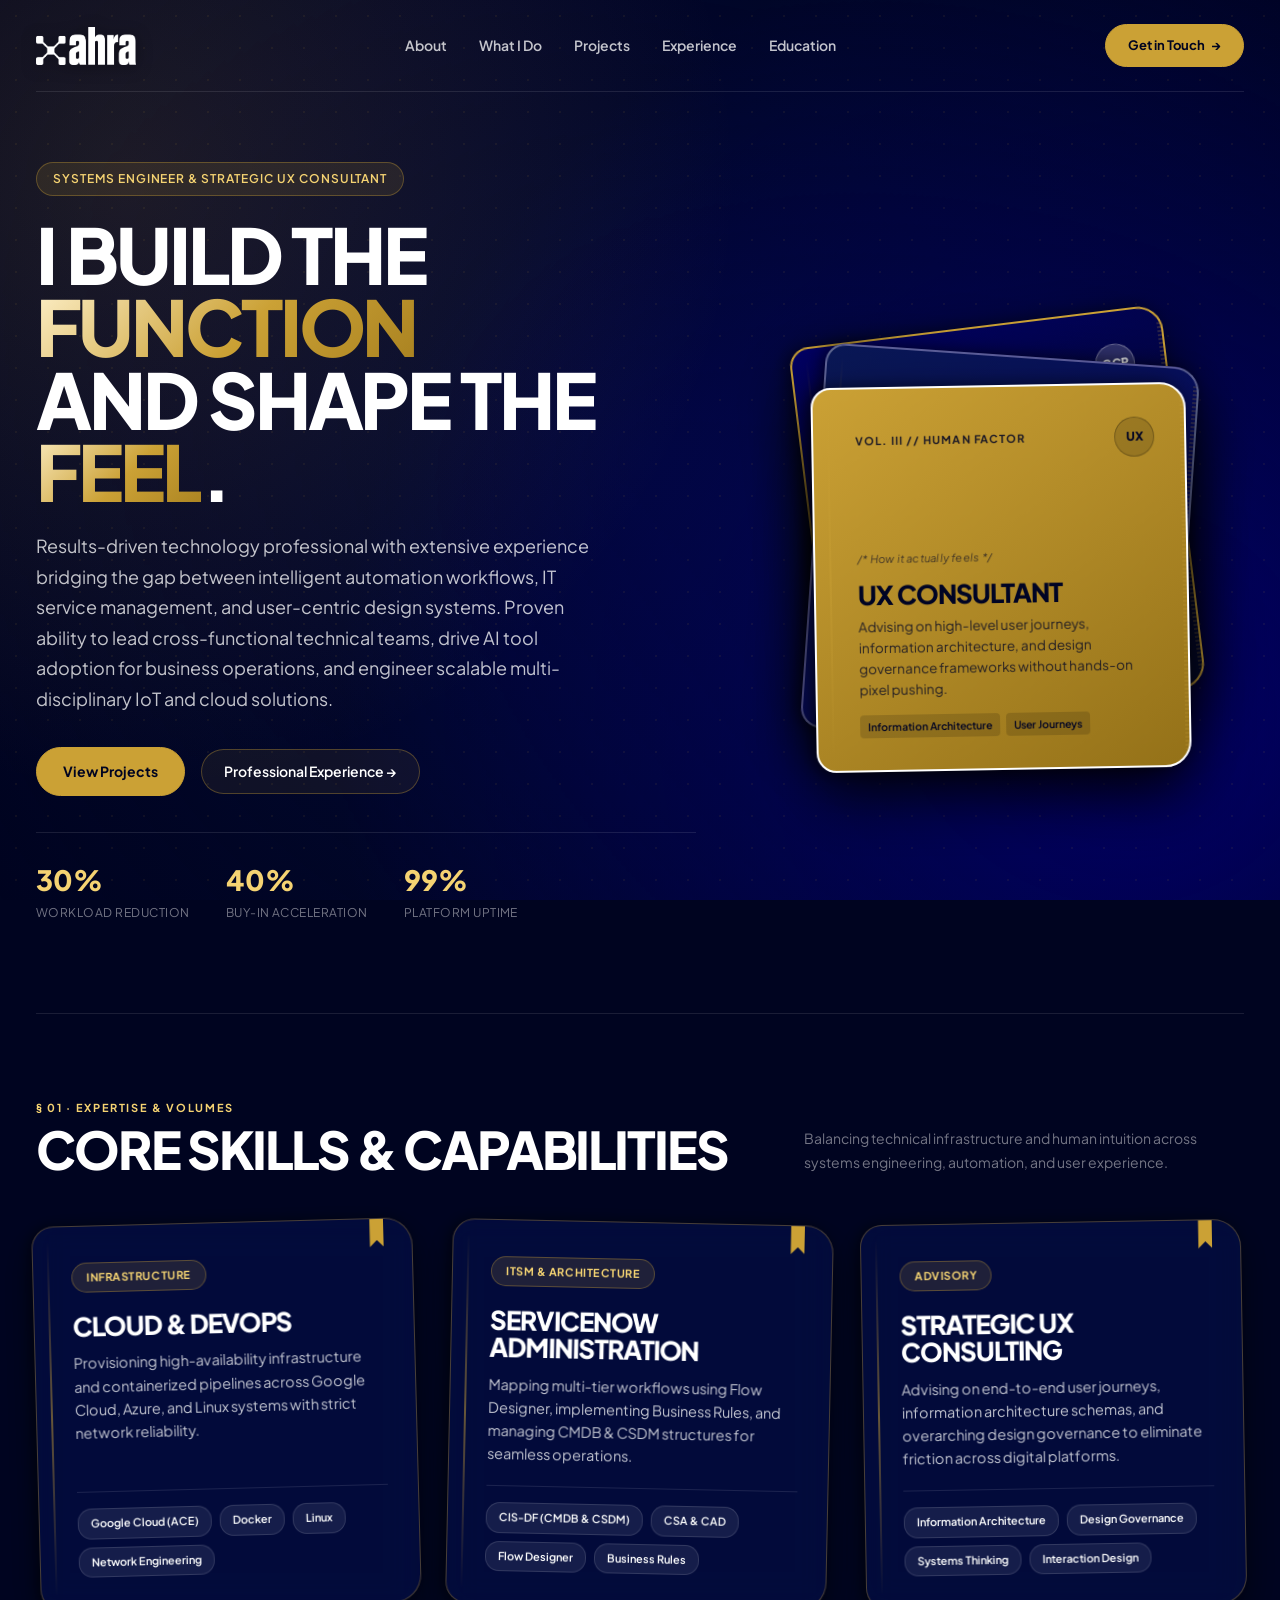
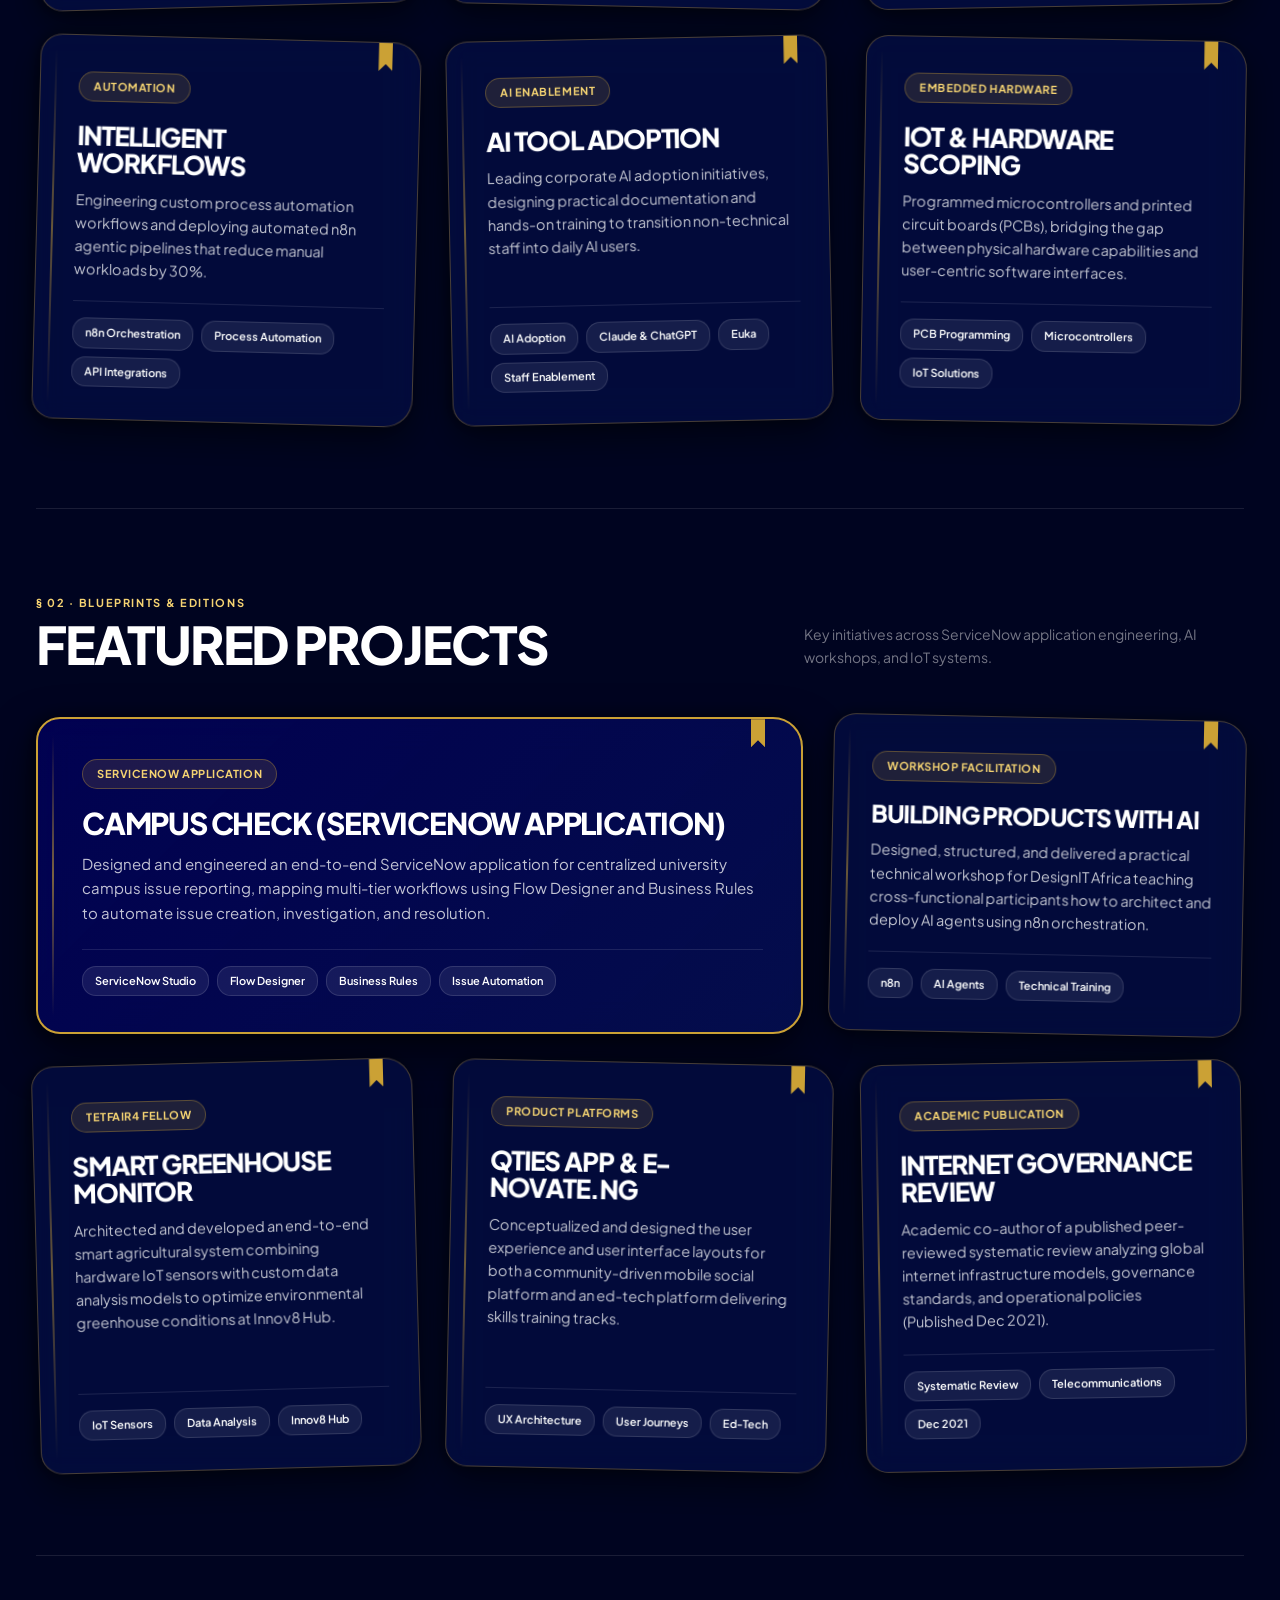
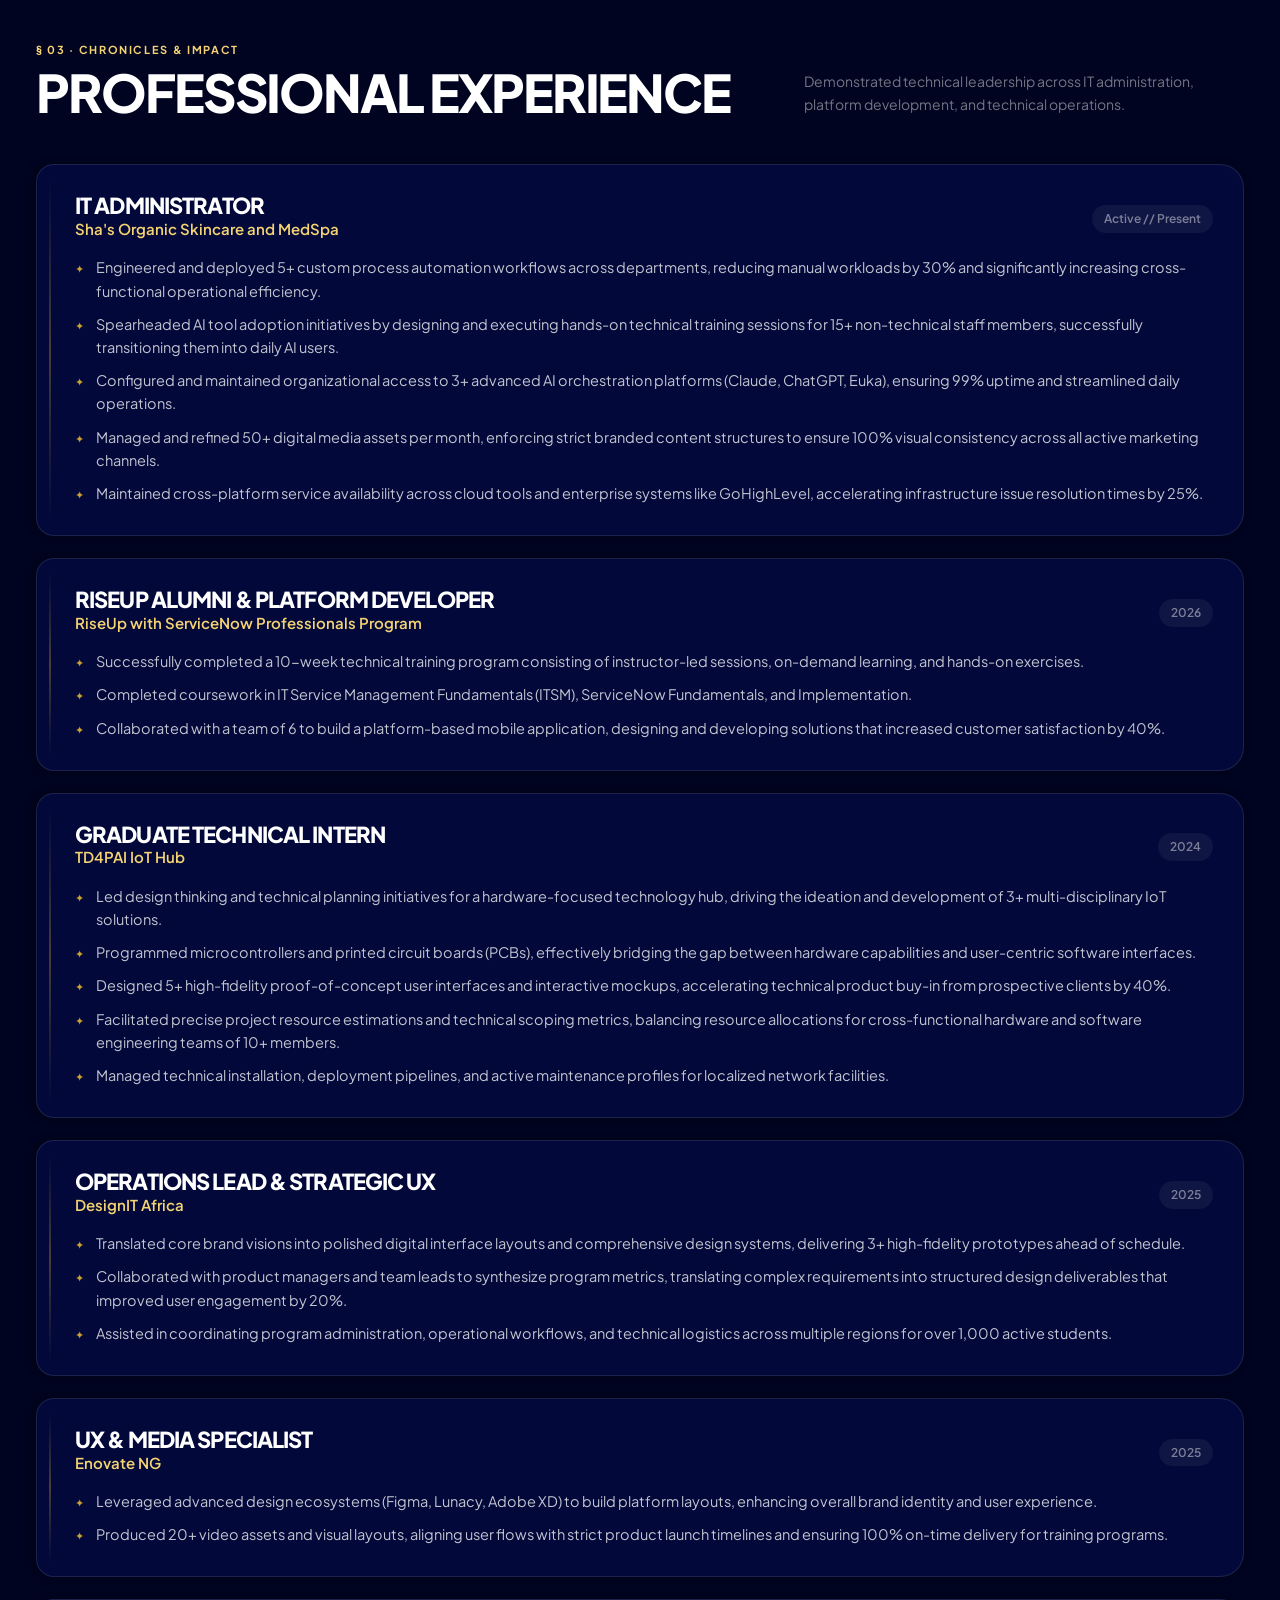
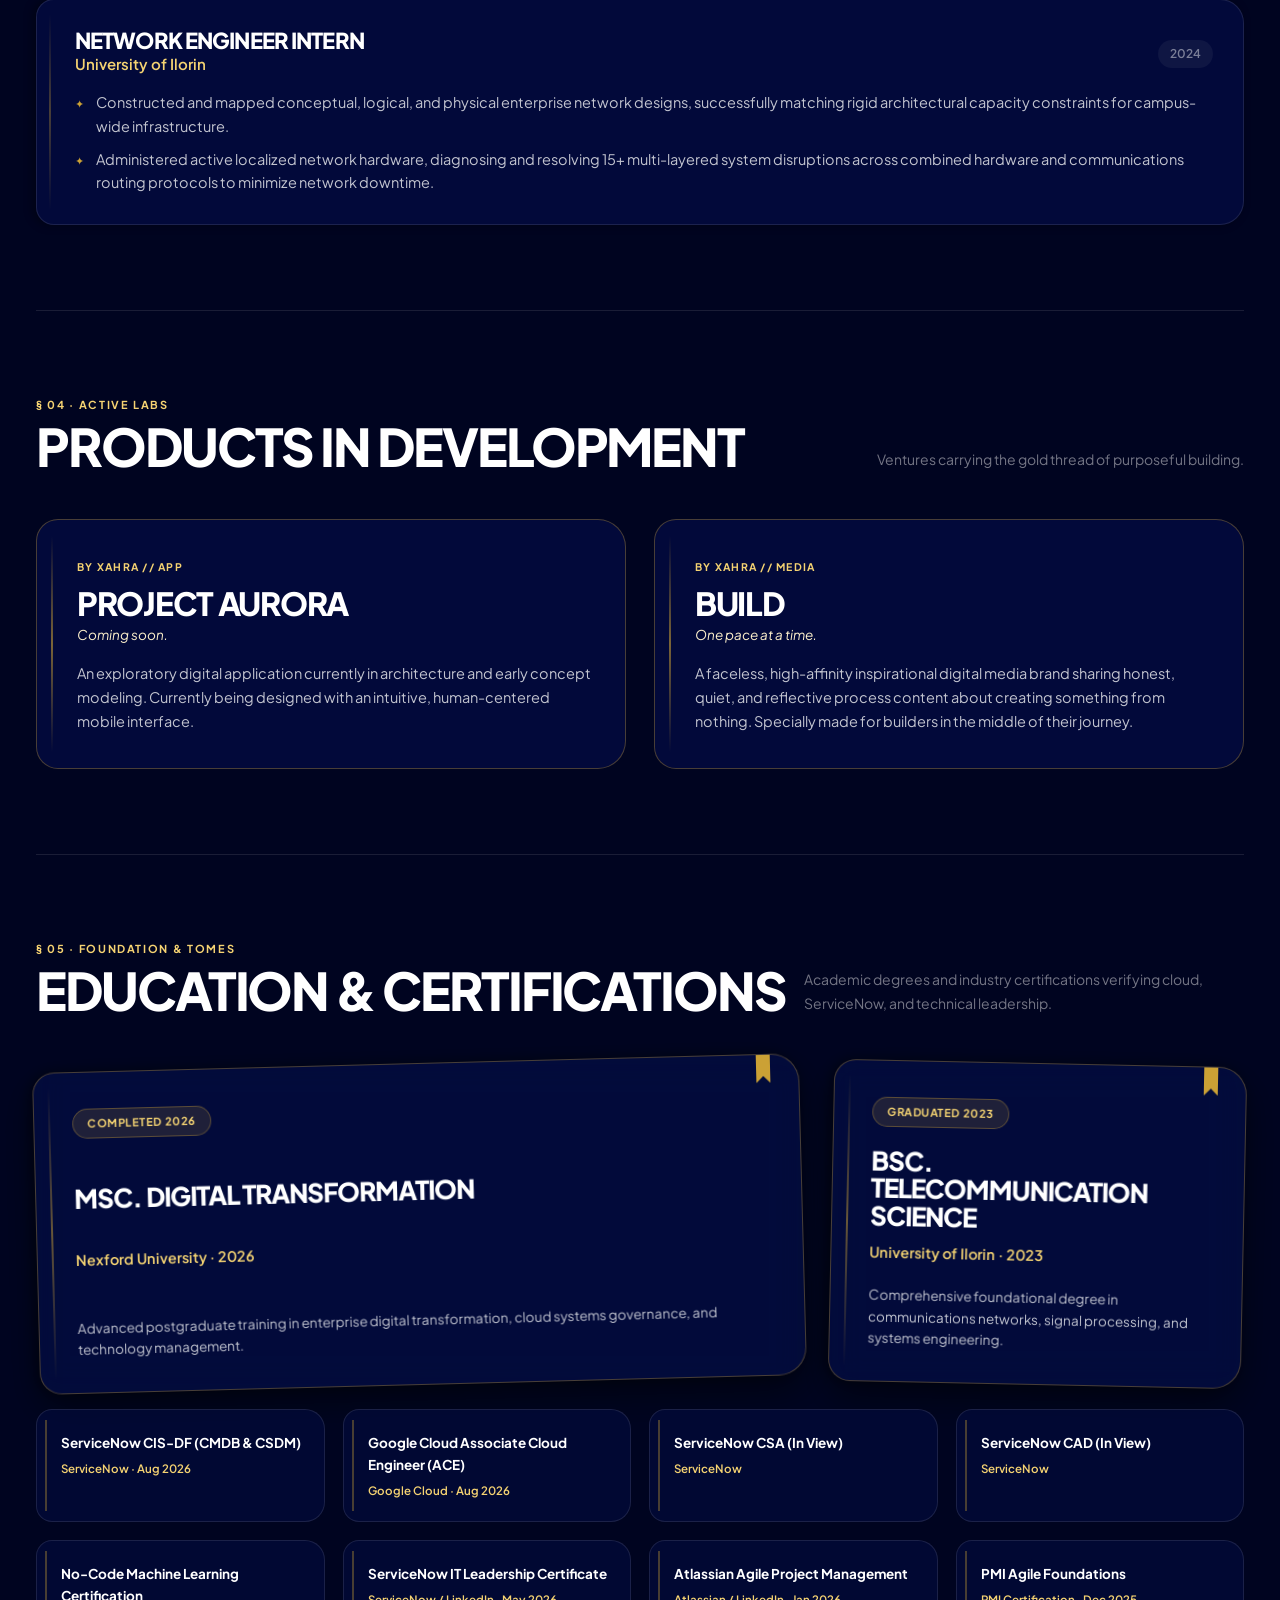
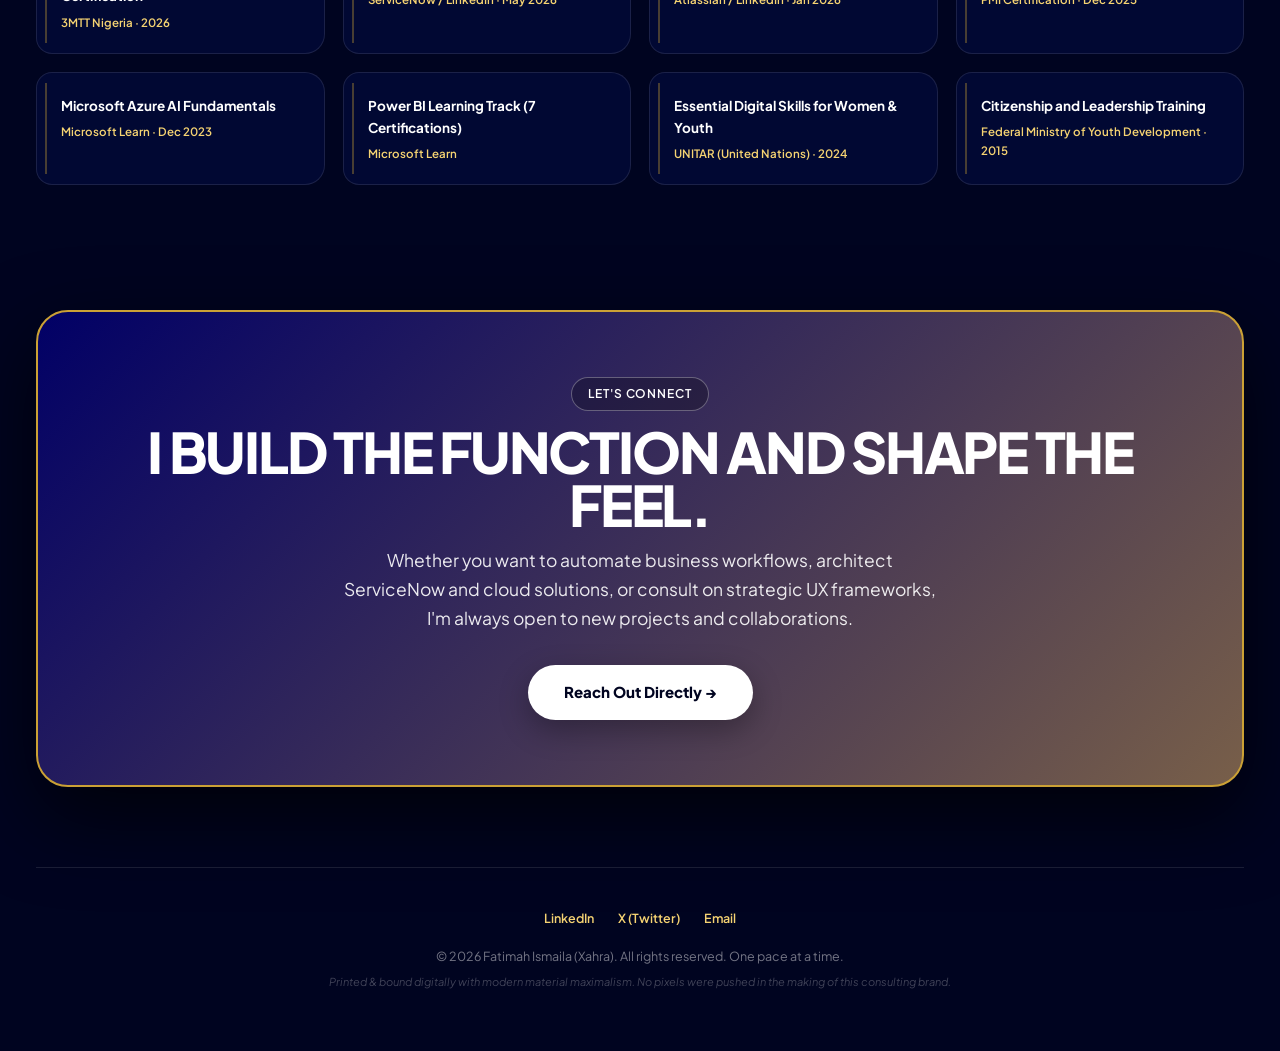
<file: index.html>
<!DOCTYPE html>
<html lang="en">
<head>
  <meta charset="UTF-8">
  <meta name="viewport" content="width=device-width, initial-scale=1.0">
  <title>Fatimah Ismaila (Xahra) — Books & Cards Edition</title>
  <link rel="icon" type="image/png" href="favicon.png">
  
  <!-- Original Fonts: Plus Jakarta Sans -->
  <link rel="preconnect" href="https://fonts.googleapis.com">
  <link rel="preconnect" href="https://fonts.gstatic.com" crossorigin>
  <link href="https://fonts.googleapis.com/css2?family=Plus+Jakarta+Sans:ital,wght@0,300;0,400;0,500;0,600;0,700;0,800;1,300;1,400&display=swap" rel="stylesheet">
  
  <style>
    :root {
      --navy-base: #010066;
      --navy-night: #000420;
      --navy-deep: #000938;
      --navy-card: rgba(3, 12, 66, 0.78);
      
      --gold: #CBA135;
      --gold-bright: #F5D372;
      --gold-soft: #FFF2CD;
      --gold-glow: rgba(203, 161, 53, 0.3);
      --gold-border: rgba(203, 161, 53, 0.35);
      
      --white: #FFFFFF;
      --text-muted: rgba(255, 255, 255, 0.76);
      --text-dim: rgba(255, 255, 255, 0.45);
      --border-subtle: rgba(255, 255, 255, 0.1);
      
      --font-main: 'Plus Jakarta Sans', sans-serif;
      --transition-spring: all 0.55s cubic-bezier(0.2, 0.9, 0.25, 1);
    }

    * { margin: 0; padding: 0; box-sizing: border-box; }
    html { scroll-behavior: smooth; }

    body {
      background-color: var(--navy-night);
      color: var(--white);
      font-family: var(--font-main);
      overflow-x: hidden;
      line-height: 1.65;
    }

    .display-font {
      font-family: 'Plus Jakarta Sans', Impact, 'Arial Narrow', sans-serif;
      font-weight: 800;
      text-transform: uppercase;
      letter-spacing: -0.04em;
      line-height: 0.94;
    }

    /* Ambient Background Layer with Subtle Bookish / Grid Texture */
    .ambient-bg {
      position: fixed;
      inset: 0;
      background: 
        radial-gradient(circle at 10% 20%, rgba(203, 161, 53, 0.14) 0%, transparent 45%),
        radial-gradient(circle at 90% 80%, rgba(1, 0, 102, 0.95) 0%, transparent 60%),
        radial-gradient(circle at 50% 50%, rgba(3, 12, 66, 0.6) 0%, transparent 100%);
      pointer-events: none;
      z-index: 0;
    }

    .grid-mesh {
      position: fixed;
      inset: 0;
      background-image: radial-gradient(circle, rgba(203, 161, 53, 0.12) 1px, transparent 1.5px);
      background-size: 32px 32px;
      pointer-events: none;
      opacity: 0.65;
      z-index: 1;
    }

    .container {
      max-width: 1360px;
      margin: 0 auto;
      padding: 0 36px;
      position: relative;
      z-index: 10;
    }

    /* Navigation */
    nav {
      display: flex;
      justify-content: space-between;
      align-items: center;
      padding: 24px 0;
      border-bottom: 1px solid var(--border-subtle);
      position: relative;
    }
    .brand-mark {
      display: inline-flex;
      align-items: center;
      text-decoration: none;
    }
    .brand-logo-img {
      height: 38px;
      width: auto;
      object-fit: contain;
      transition: var(--transition-spring);
      filter: drop-shadow(0 2px 8px rgba(0, 0, 0, 0.4));
    }
    .brand-logo-img:hover {
      transform: scale(1.06);
      filter: drop-shadow(0 0 14px rgba(203, 161, 53, 0.5));
    }
    .nav-links {
      display: flex;
      gap: 32px;
      list-style: none;
      font-size: 14px;
      font-weight: 600;
    }
    .nav-links a {
      color: var(--text-muted);
      text-decoration: none;
      transition: color 0.3s;
    }
    .nav-links a:hover { color: var(--gold-bright); }

    .nav-actions-desktop {
      display: flex;
      align-items: center;
      gap: 16px;
    }

    .btn-contact {
      background: var(--gold);
      color: var(--navy-night);
      font-weight: 700;
      font-size: 13px;
      padding: 10px 22px;
      border-radius: 40px;
      text-decoration: none;
      transition: var(--transition-spring);
      border: 1px solid var(--gold);
      display: inline-flex;
      align-items: center;
      gap: 6px;
    }
    .btn-contact:hover {
      background: var(--white);
      border-color: var(--white);
      box-shadow: 0 0 25px rgba(255, 255, 255, 0.4);
      transform: translateY(-2px);
    }

    /* Mobile Hamburger Trigger (Hidden on Desktop) */
    .mobile-nav-toggle {
      display: none;
      background: rgba(203, 161, 53, 0.12);
      border: 1px solid var(--gold-border);
      border-radius: 12px;
      width: 44px;
      height: 44px;
      padding: 0;
      cursor: pointer;
      align-items: center;
      justify-content: center;
      color: var(--gold-bright);
      transition: var(--transition-spring);
      z-index: 1002;
    }
    .mobile-nav-toggle:hover {
      background: rgba(203, 161, 53, 0.22);
      border-color: var(--gold);
    }
    .hamburger-icon {
      width: 22px;
      height: 16px;
      position: relative;
      display: flex;
      flex-direction: column;
      justify-content: space-between;
    }
    .hamburger-icon span {
      display: block;
      width: 100%;
      height: 2px;
      background-color: currentColor;
      border-radius: 2px;
      transition: all 0.3s ease;
    }

    /* Mobile Popup Modal Menu (Modern Material Maximalist Drawer/Popup) */
    .mobile-menu-overlay {
      position: fixed;
      inset: 0;
      background: rgba(0, 4, 32, 0.8);
      backdrop-filter: blur(12px);
      z-index: 1000;
      opacity: 0;
      visibility: hidden;
      transition: opacity 0.4s ease, visibility 0.4s;
    }
    .mobile-menu-overlay.active {
      opacity: 1;
      visibility: visible;
    }

    .mobile-popup-card {
      position: fixed;
      top: 90px;
      left: 20px;
      right: 20px;
      background: linear-gradient(160deg, #020b40 0%, #010424 100%);
      border: 2px solid var(--gold);
      border-radius: 24px;
      padding: 36px 28px;
      box-shadow: 0 25px 60px rgba(0, 0, 0, 0.8), 0 0 35px var(--gold-glow);
      z-index: 1001;
      transform: translateY(-20px) scale(0.95);
      opacity: 0;
      visibility: hidden;
      transition: all 0.4s cubic-bezier(0.16, 1, 0.3, 1);
      display: flex;
      flex-direction: column;
      gap: 24px;
    }
    .mobile-menu-overlay.active + .mobile-popup-card,
    .mobile-popup-card.active {
      transform: translateY(0) scale(1);
      opacity: 1;
      visibility: visible;
    }

    .mobile-links {
      list-style: none;
      display: flex;
      flex-direction: column;
      gap: 16px;
    }
    .mobile-links a {
      font-size: 18px;
      font-weight: 700;
      color: var(--white);
      text-decoration: none;
      display: flex;
      align-items: center;
      justify-content: space-between;
      padding: 12px 16px;
      border-radius: 12px;
      background: rgba(255, 255, 255, 0.04);
      border: 1px solid rgba(255, 255, 255, 0.06);
      transition: all 0.2s;
    }
    .mobile-links a:hover, .mobile-links a:active {
      background: rgba(203, 161, 53, 0.15);
      border-color: var(--gold);
      color: var(--gold-bright);
    }
    .mobile-links a span.arr {
      color: var(--gold);
      font-size: 16px;
    }

    /* Hero */
    .hero {
      padding: 70px 0 90px;
      display: grid;
      grid-template-columns: 1.15fr 0.85fr;
      gap: 60px;
      align-items: center;
    }
    .hero-eyebrow {
      display: inline-flex;
      align-items: center;
      gap: 10px;
      padding: 6px 16px;
      border-radius: 30px;
      background: rgba(203, 161, 53, 0.12);
      border: 1px solid var(--gold-border);
      font-size: 12px;
      font-weight: 600;
      color: var(--gold-bright);
      margin-bottom: 22px;
      text-transform: uppercase;
      letter-spacing: 0.08em;
    }
    .hero-title {
      font-size: clamp(48px, 6vw, 82px);
      margin-bottom: 24px;
    }
    .gold-foil {
      color: var(--gold);
      background: linear-gradient(135deg, #FFF2CD 0%, #CBA135 55%, #A88120 100%);
      -webkit-background-clip: text;
      -webkit-text-fill-color: transparent;
    }
    .hero-summary {
      font-size: 18px;
      color: var(--text-muted);
      margin-bottom: 32px;
      max-width: 580px;
      line-height: 1.7;
    }
    .hero-actions {
      display: flex;
      gap: 16px;
      align-items: center;
      margin-bottom: 36px;
      flex-wrap: wrap;
    }
    .btn-outline {
      border: 1px solid var(--gold-border);
      background: rgba(203, 161, 53, 0.08);
      color: var(--white);
      padding: 10px 22px;
      border-radius: 40px;
      font-size: 14px;
      font-weight: 600;
      text-decoration: none;
      transition: var(--transition-spring);
    }
    .btn-outline:hover {
      border-color: var(--gold);
      background: rgba(203, 161, 53, 0.2);
    }

    .hero-metrics {
      display: flex;
      gap: 36px;
      padding-top: 24px;
      border-top: 1px solid var(--border-subtle);
    }
    .metric-val {
      font-size: 28px;
      font-weight: 800;
      color: var(--gold-bright);
    }
    .metric-label {
      font-size: 12px;
      color: var(--text-dim);
      text-transform: uppercase;
      letter-spacing: 0.04em;
    }

    /* ── BOOK-CARD HYBRID HERO STACK (SPINE + TACTILE COVER) ── */
    .deck-viewport {
      position: relative;
      height: 520px;
      display: flex;
      align-items: center;
      justify-content: center;
      perspective: 1400px;
    }
    .book-card {
      position: absolute;
      width: 375px;
      min-height: 385px;
      border-radius: 20px 26px 26px 20px; /* Book cover rounded edge */
      padding: 32px 30px 32px 42px; /* Extra left padding for the book spine crease */
      box-shadow: 
        -4px 0 15px rgba(0, 0, 0, 0.5), /* Spine shadow */
        0 25px 60px rgba(0, 0, 0, 0.7);
      transition: all 0.6s cubic-bezier(0.2, 0.9, 0.25, 1);
      display: flex;
      flex-direction: column;
      justify-content: space-between;
      cursor: pointer;
      backdrop-filter: blur(18px);
      user-select: none;
    }

    /* Tactile Book Spine Crease on Left Edge */
    .book-card::before {
      content: '';
      position: absolute;
      left: 14px;
      top: 12px;
      bottom: 12px;
      width: 2px;
      background: linear-gradient(to bottom, transparent, rgba(203, 161, 53, 0.5), transparent);
      opacity: 0.75;
      border-radius: 2px;
    }
    /* Gilded Page Edge Effect on Right Edge */
    .book-card::after {
      content: '';
      position: absolute;
      right: 0;
      top: 16px;
      bottom: 16px;
      width: 4px;
      background: repeating-linear-gradient(to bottom, rgba(203, 161, 53, 0.4) 0px, rgba(203, 161, 53, 0.4) 2px, transparent 2px, transparent 4px);
      border-radius: 0 4px 4px 0;
      opacity: 0.5;
    }

    /* Normal stacked state */
    .card-systems {
      background: linear-gradient(145deg, #010066 0%, #020729 100%);
      border: 2px solid var(--gold);
      transform: rotate(-7deg) translateY(-25px);
      z-index: 1;
    }
    .card-servicenow {
      background: linear-gradient(145deg, #091754 0%, #010066 100%);
      border: 2px solid rgba(255, 255, 255, 0.35);
      transform: rotate(4deg) translateY(5px);
      z-index: 2;
    }
    .card-ux {
      background: linear-gradient(145deg, #CBA135 0%, #947118 100%);
      color: #000424;
      border: 2.5px solid #FFFFFF;
      transform: rotate(-1deg) translateY(35px);
      z-index: 3;
    }

    /* ULTRA WIDE-SPREAD FAN-OUT: Full text & badge visibility */
    .deck-viewport:hover .card-systems {
      transform: rotate(-16deg) translate(-210px, -50px) scale(0.96);
      border-color: #FFFFFF;
      box-shadow: 0 30px 70px rgba(1, 0, 102, 0.9);
      z-index: 10;
    }
    .deck-viewport:hover .card-servicenow {
      transform: rotate(16deg) translate(210px, -20px) scale(0.96);
      border-color: var(--gold-bright);
      box-shadow: 0 30px 70px rgba(0, 0, 0, 0.8);
      z-index: 11;
    }
    .deck-viewport:hover .card-ux {
      transform: rotate(0deg) translateY(75px) scale(1.02);
      box-shadow: 0 40px 90px rgba(203, 161, 53, 0.35);
      z-index: 12;
    }

    /* Individual Card Hover Elevation */
    .deck-viewport .book-card:hover {
      z-index: 30 !important;
      transform: scale(1.08) translateY(0) rotate(0deg) !important;
      box-shadow: 0 35px 85px rgba(203, 161, 53, 0.3) !important;
    }

    .card-top {
      display: flex;
      justify-content: space-between;
      align-items: center;
    }
    .card-category {
      font-size: 11px;
      font-weight: 700;
      letter-spacing: 0.1em;
      text-transform: uppercase;
      opacity: 0.85;
    }
    .card-seal {
      width: 40px;
      height: 40px;
      border-radius: 50%;
      background: rgba(255, 255, 255, 0.18);
      display: flex;
      align-items: center;
      justify-content: center;
      font-weight: 800;
      font-size: 12px;
      border: 1px solid rgba(255, 255, 255, 0.3);
    }
    .card-title {
      font-size: 26px;
      margin: 14px 0 10px;
    }
    .card-meta {
      font-size: 13.5px;
      line-height: 1.55;
      opacity: 0.9;
    }
    .card-tags {
      display: flex;
      flex-wrap: wrap;
      gap: 6px;
      margin-top: 14px;
    }
    .volume-annotation {
      font-size: 11px;
      font-style: italic;
      color: var(--gold-bright);
      opacity: 0.85;
      display: block;
      margin-bottom: 4px;
      letter-spacing: 0.02em;
    }
    .card-mini-tag {
      font-size: 10.5px;
      padding: 3px 8px;
      border-radius: 4px;
      background: rgba(0, 0, 0, 0.25);
      font-weight: 600;
    }

    /* ── SECTION COMMON STYLING ── */
    .section {
      padding: 85px 0;
      border-top: 1px solid var(--border-subtle);
    }
    .section-header {
      display: flex;
      justify-content: space-between;
      align-items: flex-end;
      margin-bottom: 48px;
      flex-wrap: wrap;
      gap: 16px;
    }
    .section-tag {
      font-size: 11px;
      font-weight: 700;
      color: var(--gold-bright);
      letter-spacing: 0.15em;
      text-transform: uppercase;
      margin-bottom: 8px;
    }
    .section-title {
      font-size: clamp(34px, 4.5vw, 52px);
    }

    /* ── TACTILE BOOK-CARD GRID WITH SPACIOUS HEADROOM & RIBBON BOOKMARKS ── */
    .book-shelf-grid {
      display: grid;
      grid-template-columns: repeat(3, 1fr);
      gap: 32px;
    }
    .book-volume-card {
      background: var(--navy-card);
      border: 1.5px solid var(--gold-border);
      border-radius: 22px 28px 28px 22px; /* Book cover profile */
      padding: 36px 30px 32px 38px;
      backdrop-filter: blur(16px);
      transition: var(--transition-spring);
      display: flex;
      flex-direction: column;
      justify-content: space-between;
      position: relative;
      overflow: hidden;
      cursor: pointer;
      box-shadow: -3px 0 12px rgba(0, 0, 0, 0.4), 0 15px 35px rgba(0, 0, 0, 0.5);
    }
    /* Left Spine Accent */
    .book-volume-card::before {
      content: '';
      position: absolute;
      left: 14px;
      top: 14px;
      bottom: 14px;
      width: 2px;
      background: linear-gradient(to bottom, transparent, var(--gold), transparent);
      opacity: 0.5;
    }
    /* Ribbon Bookmark on Top Right */
    .ribbon-bookmark {
      position: absolute;
      top: 0;
      right: 28px;
      width: 14px;
      height: 28px;
      background: var(--gold);
      clip-path: polygon(0 0, 100% 0, 100% 100%, 50% 75%, 0 100%);
      box-shadow: 0 4px 8px rgba(0, 0, 0, 0.4);
      transition: height 0.3s ease;
    }
    .book-volume-card:hover .ribbon-bookmark {
      height: 38px;
      background: var(--gold-bright);
    }

    /* Book-Stack Angled Resting State */
    .book-volume-card:nth-child(1) { transform: rotate(-1.5deg); }
    .book-volume-card:nth-child(2) { transform: rotate(1.2deg); }
    .book-volume-card:nth-child(3) { transform: rotate(-1deg); }
    .book-volume-card:nth-child(4) { transform: rotate(1.5deg); }
    .book-volume-card:nth-child(5) { transform: rotate(-1.2deg); }
    .book-volume-card:nth-child(6) { transform: rotate(1deg); }

    .book-volume-card:hover {
      transform: translateY(-10px) rotate(0deg) scale(1.02);
      border-color: var(--gold);
      box-shadow: 0 25px 50px rgba(203, 161, 53, 0.22);
    }

    /* FIXED BADGE HEADROOM & FIT: Clean breathing room from title, no stretching */
    .card-badge-pill {
      font-size: 11px;
      font-weight: 700;
      color: var(--gold-bright);
      background: rgba(203, 161, 53, 0.15);
      border: 1px solid var(--gold-border);
      padding: 5px 14px;
      border-radius: 20px;
      display: inline-flex;
      align-self: flex-start;
      width: fit-content;
      max-width: fit-content;
      margin-bottom: 20px;
      letter-spacing: 0.05em;
    }
    .book-volume-card h3 {
      font-size: 26px;
      margin-bottom: 12px;
      line-height: 1.05;
    }
    .book-volume-card p {
      color: var(--text-muted);
      font-size: 14.5px;
      margin-bottom: 20px;
      line-height: 1.6;
    }
    .pills-row {
      display: flex;
      flex-wrap: wrap;
      gap: 8px;
      border-top: 1px solid var(--border-subtle);
      padding-top: 16px;
    }
    .pill {
      font-size: 11px;
      font-weight: 600;
      color: var(--white);
      background: rgba(255, 255, 255, 0.08);
      border: 1px solid rgba(255, 255, 255, 0.12);
      padding: 5px 12px;
      border-radius: 14px;
      transition: var(--transition-spring);
    }
    .pill:hover {
      background: rgba(203, 161, 53, 0.2);
      border-color: var(--gold);
      color: var(--gold-bright);
    }

    /* ── FEATURED PROJECTS: BOOK VOLUME SPLIT ── */
    .featured-grid {
      display: grid;
      grid-template-columns: 1.3fr 0.7fr;
      gap: 28px;
      margin-bottom: 28px;
    }
    .featured-volume {
      background: linear-gradient(135deg, rgba(1, 0, 102, 0.7) 0%, rgba(4, 14, 79, 0.92) 100%);
      border: 2px solid var(--gold);
      border-radius: 24px 30px 30px 24px;
      padding: 40px 38px 36px 44px;
      backdrop-filter: blur(16px);
      display: flex;
      flex-direction: column;
      justify-content: space-between;
      position: relative;
      overflow: hidden;
      transition: var(--transition-spring);
      box-shadow: -4px 0 15px rgba(0, 0, 0, 0.5), 0 20px 45px rgba(0, 0, 0, 0.6);
    }
    .featured-volume::before {
      content: '';
      position: absolute;
      left: 14px;
      top: 16px;
      bottom: 16px;
      width: 2px;
      background: linear-gradient(to bottom, transparent, var(--gold), transparent);
      opacity: 0.6;
    }
    .featured-volume:hover {
      transform: translateY(-6px);
      box-shadow: 0 25px 55px rgba(203, 161, 53, 0.22);
    }

    /* ── EXPERIENCE TIMELINE (FOLIO / CHRONICLES) ── */
    .experience-stack {
      display: flex;
      flex-direction: column;
      gap: 22px;
    }
    .folio-card {
      background: var(--navy-card);
      border: 1.5px solid var(--border-subtle);
      border-radius: 18px 24px 24px 18px;
      padding: 30px 30px 30px 38px;
      position: relative;
      transition: var(--transition-spring);
      box-shadow: -3px 0 10px rgba(0, 0, 0, 0.4);
    }
    .folio-card::before {
      content: '';
      position: absolute;
      left: 12px;
      top: 14px;
      bottom: 14px;
      width: 2px;
      background: linear-gradient(to bottom, transparent, var(--gold-border), transparent);
    }
    .folio-card:hover {
      border-color: var(--gold-border);
      transform: translateX(8px);
      box-shadow: 0 15px 35px rgba(203, 161, 53, 0.15);
    }
    .exp-header {
      display: flex;
      justify-content: space-between;
      align-items: center;
      margin-bottom: 12px;
      flex-wrap: wrap;
      gap: 8px;
    }
    .exp-role {
      font-size: 22px;
      color: var(--white);
    }
    .exp-company {
      color: var(--gold-bright);
      font-weight: 600;
      font-size: 15px;
    }
    .exp-period {
      font-size: 12px;
      font-weight: 600;
      color: var(--text-dim);
      background: rgba(255, 255, 255, 0.05);
      padding: 4px 12px;
      border-radius: 20px;
    }
    .exp-bullets {
      list-style: none;
      margin-top: 14px;
      display: flex;
      flex-direction: column;
      gap: 10px;
    }
    .exp-bullets li {
      font-size: 14.5px;
      color: var(--text-muted);
      display: flex;
      align-items: flex-start;
      gap: 12px;
      line-height: 1.6;
    }
    .exp-bullets li::before {
      content: '✦';
      color: var(--gold);
      font-size: 11px;
      margin-top: 4px;
    }

    /* ── ACTIVE LABS (SABI & BUILD) ── */
    .labs-grid {
      display: grid;
      grid-template-columns: 1fr 1fr;
      gap: 28px;
    }
    .lab-volume {
      background: var(--navy-card);
      border: 1.5px solid var(--gold-border);
      border-radius: 22px 28px 28px 22px;
      padding: 38px 32px 34px 40px;
      position: relative;
      transition: var(--transition-spring);
    }
    .lab-volume::before {
      content: '';
      position: absolute;
      left: 14px;
      top: 16px;
      bottom: 16px;
      width: 2px;
      background: linear-gradient(to bottom, transparent, var(--gold), transparent);
      opacity: 0.6;
    }
    .lab-volume:hover {
      border-color: var(--gold);
      box-shadow: 0 20px 45px var(--gold-glow);
      transform: translateY(-6px);
    }
    .lab-tag {
      font-size: 10.5px;
      letter-spacing: 0.12em;
      color: var(--gold-bright);
      text-transform: uppercase;
      font-weight: 700;
      margin-bottom: 12px;
    }
    .lab-title {
      font-size: 32px;
      margin-bottom: 6px;
    }
    .lab-slogan {
      font-size: 13.5px;
      color: var(--gold-soft);
      font-style: italic;
      margin-bottom: 16px;
    }
    .lab-desc {
      color: var(--text-muted);
      font-size: 14.5px;
      line-height: 1.65;
    }

    /* ── CREDENTIALS & ACADEMIC BASE ── */
    .creds-grid {
      display: grid;
      grid-template-columns: repeat(4, 1fr);
      gap: 18px;
    }
    .cred-tome {
      background: rgba(3, 12, 66, 0.6);
      border: 1px solid var(--border-subtle);
      border-radius: 16px 20px 20px 16px;
      padding: 22px 18px 20px 24px;
      position: relative;
      transition: var(--transition-spring);
    }
    .cred-tome::before {
      content: '';
      position: absolute;
      left: 8px;
      top: 10px;
      bottom: 10px;
      width: 2px;
      background: var(--gold-border);
    }
    .cred-tome:hover {
      border-color: var(--gold);
      background: rgba(203, 161, 53, 0.1);
      transform: translateY(-3px);
    }
    .cred-title {
      font-size: 13.5px;
      font-weight: 700;
      margin-bottom: 6px;
    }
    .cred-issuer {
      font-size: 11.5px;
      color: var(--gold-bright);
      font-weight: 600;
    }

    /* CTA Banner */
    .cta-banner {
      background: linear-gradient(135deg, #010066 0%, #CBA135 170%);
      border: 2px solid var(--gold);
      border-radius: 32px;
      padding: 65px 44px;
      text-align: center;
      margin: 40px 0 80px;
      box-shadow: 0 30px 80px rgba(0, 0, 0, 0.7);
    }
    .cta-banner h2 {
      font-size: clamp(34px, 4.5vw, 56px);
      margin-bottom: 16px;
    }
    .cta-banner p {
      max-width: 600px;
      margin: 0 auto 32px;
      font-size: 17.5px;
      color: rgba(255, 255, 255, 0.9);
    }
    .btn-cta-white {
      background: var(--white);
      color: var(--navy-night);
      font-weight: 800;
      font-size: 15px;
      padding: 15px 36px;
      border-radius: 40px;
      text-decoration: none;
      display: inline-block;
      transition: var(--transition-spring);
      box-shadow: 0 10px 30px rgba(0, 0, 0, 0.3);
    }
    .btn-cta-white:hover {
      background: var(--gold);
      color: var(--white);
      transform: scale(1.04);
      box-shadow: 0 15px 40px rgba(203, 161, 53, 0.4);
    }

    /* Footer */
    footer {
      border-top: 1px solid var(--border-subtle);
      padding: 40px 0 60px;
      text-align: center;
      font-size: 12.5px;
      color: var(--text-dim);
    }
    .footer-links {
      display: flex;
      justify-content: center;
      gap: 24px;
      margin-bottom: 18px;
    }
    .footer-links a {
      color: var(--gold-bright);
      text-decoration: none;
      font-weight: 600;
    }

    @media (max-width: 1100px) {
      .hero { grid-template-columns: 1fr; }
      .book-shelf-grid { grid-template-columns: 1fr; }
      .featured-grid { grid-template-columns: 1fr; }
      .labs-grid { grid-template-columns: 1fr; }
      .creds-grid { grid-template-columns: repeat(2, 1fr); }
      .deck-viewport { height: 460px; }
      .book-card { width: 325px; min-height: 350px; }
      .deck-viewport:hover .card-systems { transform: rotate(-10deg) translate(-80px, -35px) scale(0.96); }
      .deck-viewport:hover .card-servicenow { transform: rotate(10deg) translate(80px, -15px) scale(0.96); }
      .deck-viewport:hover .card-ux { transform: rotate(0deg) translateY(45px) scale(1.02); }
    }

    /* Mobile specific rules: strictly <= 860px */
    @media (max-width: 860px) {
      .nav-links, .nav-actions-desktop {
        display: none !important;
      }
      .mobile-nav-toggle {
        display: inline-flex !important;
      }
      .container {
        padding: 0 20px;
      }
      .hero-title {
        font-size: clamp(38px, 9vw, 56px);
      }
      .hero-metrics {
        flex-direction: column;
        gap: 16px;
      }
      .deck-viewport {
        height: 400px;
      }
      .book-card {
        width: 290px;
        min-height: 330px;
        padding: 24px 20px 24px 30px;
      }
      .deck-viewport:hover .card-systems { transform: rotate(-8deg) translate(-35px, -20px) scale(0.95); }
      .deck-viewport:hover .card-servicenow { transform: rotate(8deg) translate(35px, -10px) scale(0.95); }
      .deck-viewport:hover .card-ux { transform: rotate(0deg) translateY(35px) scale(1); }
      .creds-grid { grid-template-columns: 1fr; }
      .featured-volume { padding: 30px 24px; }
    }
  </style>
</head>
<body>

  <div class="ambient-bg"></div>
  <div class="grid-mesh"></div>

  <div class="container">

    <!-- Nav Header -->
    <nav>
      <a href="#" class="brand-mark">
        <img src="logo-dark.png" alt="Xahra Logo" class="brand-logo-img">
      </a>
      
      <!-- Desktop Nav Links -->
      <ul class="nav-links">
        <li><a href="#about">About</a></li>
        <li><a href="#disciplines">What I Do</a></li>
        <li><a href="#projects">Projects</a></li>
        <li><a href="#experience">Experience</a></li>
        <li><a href="#credentials">Education</a></li>
      </ul>
      
      <div class="nav-actions-desktop">
        <a href="mailto:fatimahismaila12@gmail.com" class="btn-contact">
          <span>Get in Touch</span>
          <span>→</span>
        </a>
      </div>

      <!-- Mobile Hamburger Button (Visible only on mobile <= 860px) -->
      <button class="mobile-nav-toggle" id="mobileNavToggle" aria-label="Open Navigation Menu">
        <div class="hamburger-icon">
          <span class="bar-top"></span>
          <span class="bar-mid"></span>
          <span class="bar-bot"></span>
        </div>
      </button>
    </nav>

    <!-- Mobile Popup Modal Menu (Modern Material Maximalist Overlay) -->
    <div class="mobile-menu-overlay" id="mobileMenuOverlay"></div>
    <div class="mobile-popup-card" id="mobilePopupCard">
      <div style="display: flex; justify-content: space-between; align-items: center; border-bottom: 1px solid rgba(255,255,255,0.1); padding-bottom: 16px;">
        <img src="logo-dark.png" alt="Xahra Logo" style="height: 30px; width: auto;">
        <button id="closeMobileMenu" style="background: none; border: none; color: var(--gold-bright); font-size: 24px; cursor: pointer; padding: 4px 8px;">✕</button>
      </div>
      <ul class="mobile-links">
        <li><a href="#about" class="mobile-link-item"><span>About</span><span class="arr">→</span></a></li>
        <li><a href="#disciplines" class="mobile-link-item"><span>What I Do</span><span class="arr">→</span></a></li>
        <li><a href="#projects" class="mobile-link-item"><span>Projects</span><span class="arr">→</span></a></li>
        <li><a href="#experience" class="mobile-link-item"><span>Experience</span><span class="arr">→</span></a></li>
        <li><a href="#credentials" class="mobile-link-item"><span>Education</span><span class="arr">→</span></a></li>
      </ul>
      <a href="mailto:fatimahismaila12@gmail.com" class="btn-contact" style="justify-content: center; padding: 14px; font-size: 15px;">
        <span>Get in Touch Directly</span>
        <span>→</span>
      </a>
    </div>

    <!-- Hero Section -->
    <section class="hero" id="about">
      <div>
        <div class="hero-eyebrow">Systems Engineer &amp; Strategic UX Consultant</div>
        <h1 class="hero-title display-font">
          I build the <span class="gold-foil">function</span><br>and shape the <span class="gold-foil">feel</span>.
        </h1>
        <p class="hero-summary">
          Results-driven technology professional with extensive experience bridging the gap between intelligent automation workflows, IT service management, and user-centric design systems. Proven ability to lead cross-functional technical teams, drive AI tool adoption for business operations, and engineer scalable multi-disciplinary IoT and cloud solutions.
        </p>
        
        <div class="hero-actions">
          <a href="#projects" class="btn-contact" style="padding: 12px 26px; font-size: 14px;">View Projects</a>
          <a href="#experience" class="btn-outline">Professional Experience →</a>
        </div>

        <div class="hero-metrics">
          <div>
            <div class="metric-val">30%</div>
            <div class="metric-label">Workload Reduction</div>
          </div>
          <div>
            <div class="metric-val">40%</div>
            <div class="metric-label">Buy-In Acceleration</div>
          </div>
          <div>
            <div class="metric-val">99%</div>
            <div class="metric-label">Platform Uptime</div>
          </div>
        </div>
      </div>

      <!-- ULTRA WIDE-SPREAD BOOK-CARD HYBRID HERO STACK -->
      <div class="deck-viewport">
        <!-- Volume 1: Cloud & Systems -->
        <div class="book-card card-systems">
          <div class="card-top">
            <span class="card-category">VOL. I // UNDER THE HOOD</span>
            <div class="card-seal">GCP</div>
          </div>
          <div>
            <span class="volume-annotation">/* The heavy lifting */</span>
            <h3 class="card-title display-font">Cloud &amp; DevOps</h3>
            <p class="card-meta">
              Google Cloud Associate Cloud Engineer infrastructure, containerized Docker workflows, Linux administration, and network routing integrity.
            </p>
            <div class="card-tags">
              <span class="card-mini-tag">Google Cloud (ACE)</span>
              <span class="card-mini-tag">Docker</span>
              <span class="card-mini-tag">Linux</span>
            </div>
          </div>
        </div>

        <!-- Volume 2: ServiceNow Architecture -->
        <div class="book-card card-servicenow">
          <div class="card-top">
            <span class="card-category">VOL. II // ENTERPRISE BACKBONE</span>
            <div class="card-seal">NOW</div>
          </div>
          <div>
            <span class="volume-annotation">/* Where chaos gets tamed */</span>
            <h3 class="card-title display-font">ServiceNow Platform</h3>
            <p class="card-meta">
              ServiceNow CIS-Device Federation (CMDB &amp; CSDM), CSA &amp; CAD (In View), Flow Designer automations, Business Rules, and ITSM.
            </p>
            <div class="card-tags">
              <span class="card-mini-tag">CIS-DF</span>
              <span class="card-mini-tag">Flow Designer</span>
              <span class="card-mini-tag">Business Rules</span>
            </div>
          </div>
        </div>

        <!-- Volume 3: Strategic UX Consulting (Front) -->
        <div class="book-card card-ux">
          <div class="card-top">
            <span class="card-category" style="color: #000424;">VOL. III // HUMAN FACTOR</span>
            <div class="card-seal" style="background: rgba(0,0,0,0.15); color: #000424; border-color: rgba(0,0,0,0.25);">UX</div>
          </div>
          <div>
            <span class="volume-annotation" style="color: rgba(0, 4, 36, 0.75);">/* How it actually feels */</span>
            <h3 class="card-title display-font" style="color: #000424;">UX Consultant</h3>
            <p class="card-meta" style="color: rgba(0,4,36,0.88);">
              Advising on high-level user journeys, information architecture, and design governance frameworks without hands-on pixel pushing.
            </p>
            <div class="card-tags">
              <span class="card-mini-tag" style="background: rgba(0,0,0,0.15); color: #000424;">Information Architecture</span>
              <span class="card-mini-tag" style="background: rgba(0,0,0,0.15); color: #000424;">User Journeys</span>
            </div>
          </div>
        </div>
      </div>
    </section>

    <!-- Core Skills: Bookshelf Volumes with Ribbon Bookmarks & Proper Badge Spacing -->
    <section class="section" id="disciplines">
      <div class="section-header">
        <div>
          <div class="section-tag">§ 01 · EXPERTISE &amp; VOLUMES</div>
          <h2 class="section-title display-font">Core Skills &amp; Capabilities</h2>
        </div>
        <p style="color: var(--text-dim); font-size: 14px; max-width: 440px;">
          Balancing technical infrastructure and human intuition across systems engineering, automation, and user experience.
        </p>
      </div>

      <div class="book-shelf-grid">
        <!-- Volume 1 -->
        <div class="book-volume-card">
          <div class="ribbon-bookmark"></div>
          <div>
            <span class="card-badge-pill">INFRASTRUCTURE</span>
            <h3 class="display-font">Cloud &amp; DevOps</h3>
            <p>
              Provisioning high-availability infrastructure and containerized pipelines across Google Cloud, Azure, and Linux systems with strict network reliability.
            </p>
          </div>
          <div class="pills-row">
            <span class="pill">Google Cloud (ACE)</span>
            <span class="pill">Docker</span>
            <span class="pill">Linux</span>
            <span class="pill">Network Engineering</span>
          </div>
        </div>

        <!-- Volume 2 -->
        <div class="book-volume-card">
          <div class="ribbon-bookmark"></div>
          <div>
            <span class="card-badge-pill">ITSM &amp; ARCHITECTURE</span>
            <h3 class="display-font">ServiceNow Administration</h3>
            <p>
              Mapping multi-tier workflows using Flow Designer, implementing Business Rules, and managing CMDB &amp; CSDM structures for seamless operations.
            </p>
          </div>
          <div class="pills-row">
            <span class="pill">CIS-DF (CMDB &amp; CSDM)</span>
            <span class="pill">CSA &amp; CAD</span>
            <span class="pill">Flow Designer</span>
            <span class="pill">Business Rules</span>
          </div>
        </div>

        <!-- Volume 3 -->
        <div class="book-volume-card">
          <div class="ribbon-bookmark"></div>
          <div>
            <span class="card-badge-pill">ADVISORY</span>
            <h3 class="display-font">Strategic UX Consulting</h3>
            <p>
              Advising on end-to-end user journeys, information architecture schemas, and overarching design governance to eliminate friction across digital platforms.
            </p>
          </div>
          <div class="pills-row">
            <span class="pill">Information Architecture</span>
            <span class="pill">Design Governance</span>
            <span class="pill">Systems Thinking</span>
            <span class="pill">Interaction Design</span>
          </div>
        </div>

        <!-- Volume 4 -->
        <div class="book-volume-card">
          <div class="ribbon-bookmark"></div>
          <div>
            <span class="card-badge-pill">AUTOMATION</span>
            <h3 class="display-font">Intelligent Workflows</h3>
            <p>
              Engineering custom process automation workflows and deploying automated n8n agentic pipelines that reduce manual workloads by 30%.
            </p>
          </div>
          <div class="pills-row">
            <span class="pill">n8n Orchestration</span>
            <span class="pill">Process Automation</span>
            <span class="pill">API Integrations</span>
          </div>
        </div>

        <!-- Volume 5 -->
        <div class="book-volume-card">
          <div class="ribbon-bookmark"></div>
          <div>
            <span class="card-badge-pill">AI ENABLEMENT</span>
            <h3 class="display-font">AI Tool Adoption</h3>
            <p>
              Leading corporate AI adoption initiatives, designing practical documentation and hands-on training to transition non-technical staff into daily AI users.
            </p>
          </div>
          <div class="pills-row">
            <span class="pill">AI Adoption</span>
            <span class="pill">Claude &amp; ChatGPT</span>
            <span class="pill">Euka</span>
            <span class="pill">Staff Enablement</span>
          </div>
        </div>

        <!-- Volume 6 -->
        <div class="book-volume-card">
          <div class="ribbon-bookmark"></div>
          <div>
            <span class="card-badge-pill">EMBEDDED HARDWARE</span>
            <h3 class="display-font">IoT &amp; Hardware Scoping</h3>
            <p>
              Programmed microcontrollers and printed circuit boards (PCBs), bridging the gap between physical hardware capabilities and user-centric software interfaces.
            </p>
          </div>
          <div class="pills-row">
            <span class="pill">PCB Programming</span>
            <span class="pill">Microcontrollers</span>
            <span class="pill">IoT Solutions</span>
          </div>
        </div>
      </div>
    </section>

    <!-- Technical Projects (Volume Editions) -->
    <section class="section" id="projects">
      <div class="section-header">
        <div>
          <div class="section-tag">§ 02 · BLUEPRINTS &amp; EDITIONS</div>
          <h2 class="section-title display-font">Featured Projects</h2>
        </div>
        <p style="color: var(--text-dim); font-size: 14px; max-width: 440px;">
          Key initiatives across ServiceNow application engineering, AI workshops, and IoT systems.
        </p>
      </div>

      <div class="featured-grid">
        <!-- Campus Check Volume -->
        <div class="featured-volume">
          <div class="ribbon-bookmark" style="right: 36px;"></div>
          <div>
            <span class="card-badge-pill">SERVICENOW APPLICATION</span>
            <h3 class="display-font" style="font-size: 30px; margin-bottom: 14px;">Campus Check (ServiceNow Application)</h3>
            <p style="color: var(--text-muted); font-size: 15px; margin-bottom: 20px; line-height: 1.65;">
              Designed and engineered an end-to-end ServiceNow application for centralized university campus issue reporting, mapping multi-tier workflows using Flow Designer and Business Rules to automate issue creation, investigation, and resolution.
            </p>
          </div>
          <div class="pills-row">
            <span class="pill">ServiceNow Studio</span>
            <span class="pill">Flow Designer</span>
            <span class="pill">Business Rules</span>
            <span class="pill">Issue Automation</span>
          </div>
        </div>

        <!-- AI Workshop Volume -->
        <div class="book-volume-card" style="justify-content: space-between;">
          <div class="ribbon-bookmark"></div>
          <div>
            <span class="card-badge-pill">WORKSHOP FACILITATION</span>
            <h3 class="display-font" style="font-size: 24px;">Building Products with AI</h3>
            <p>
              Designed, structured, and delivered a practical technical workshop for DesignIT Africa teaching cross-functional participants how to architect and deploy AI agents using n8n orchestration.
            </p>
          </div>
          <div class="pills-row">
            <span class="pill">n8n</span>
            <span class="pill">AI Agents</span>
            <span class="pill">Technical Training</span>
          </div>
        </div>
      </div>

      <!-- Additional Volumes -->
      <div class="book-shelf-grid">
        <div class="book-volume-card">
          <div class="ribbon-bookmark"></div>
          <div>
            <span class="card-badge-pill">TETFAIR4 FELLOW</span>
            <h3 class="display-font">Smart Greenhouse Monitor</h3>
            <p>
              Architected and developed an end-to-end smart agricultural system combining hardware IoT sensors with custom data analysis models to optimize environmental greenhouse conditions at Innov8 Hub.
            </p>
          </div>
          <div class="pills-row">
            <span class="pill">IoT Sensors</span>
            <span class="pill">Data Analysis</span>
            <span class="pill">Innov8 Hub</span>
          </div>
        </div>

        <div class="book-volume-card">
          <div class="ribbon-bookmark"></div>
          <div>
            <span class="card-badge-pill">PRODUCT PLATFORMS</span>
            <h3 class="display-font">QTies App &amp; e-novate.ng</h3>
            <p>
              Conceptualized and designed the user experience and user interface layouts for both a community-driven mobile social platform and an ed-tech platform delivering skills training tracks.
            </p>
          </div>
          <div class="pills-row">
            <span class="pill">UX Architecture</span>
            <span class="pill">User Journeys</span>
            <span class="pill">Ed-Tech</span>
          </div>
        </div>

        <div class="book-volume-card">
          <div class="ribbon-bookmark"></div>
          <div>
            <span class="card-badge-pill">ACADEMIC PUBLICATION</span>
            <h3 class="display-font">Internet Governance Review</h3>
            <p>
              Academic co-author of a published peer-reviewed systematic review analyzing global internet infrastructure models, governance standards, and operational policies (Published Dec 2021).
            </p>
          </div>
          <div class="pills-row">
            <span class="pill">Systematic Review</span>
            <span class="pill">Telecommunications</span>
            <span class="pill">Dec 2021</span>
          </div>
        </div>
      </div>
    </section>

    <!-- Professional Experience Timeline (Chronicles) -->
    <section class="section" id="experience">
      <div class="section-header">
        <div>
          <div class="section-tag">§ 03 · CHRONICLES &amp; IMPACT</div>
          <h2 class="section-title display-font">Professional Experience</h2>
        </div>
        <p style="color: var(--text-dim); font-size: 14px; max-width: 440px;">
          Demonstrated technical leadership across IT administration, platform development, and technical operations.
        </p>
      </div>

      <div class="experience-stack">
        <!-- Sha's Organic Skincare -->
        <div class="folio-card">
          <div class="exp-header">
            <div>
              <h3 class="exp-role display-font">IT Administrator</h3>
              <span class="exp-company">Sha's Organic Skincare and MedSpa</span>
            </div>
            <span class="exp-period">Active // Present</span>
          </div>
          <ul class="exp-bullets">
            <li>Engineered and deployed 5+ custom process automation workflows across departments, reducing manual workloads by 30% and significantly increasing cross-functional operational efficiency.</li>
            <li>Spearheaded AI tool adoption initiatives by designing and executing hands-on technical training sessions for 15+ non-technical staff members, successfully transitioning them into daily AI users.</li>
            <li>Configured and maintained organizational access to 3+ advanced AI orchestration platforms (Claude, ChatGPT, Euka), ensuring 99% uptime and streamlined daily operations.</li>
            <li>Managed and refined 50+ digital media assets per month, enforcing strict branded content structures to ensure 100% visual consistency across all active marketing channels.</li>
            <li>Maintained cross-platform service availability across cloud tools and enterprise systems like GoHighLevel, accelerating infrastructure issue resolution times by 25%.</li>
          </ul>
        </div>

        <!-- RiseUp with ServiceNow -->
        <div class="folio-card">
          <div class="exp-header">
            <div>
              <h3 class="exp-role display-font">RiseUp Alumni &amp; Platform Developer</h3>
              <span class="exp-company">RiseUp with ServiceNow Professionals Program</span>
            </div>
            <span class="exp-period">2026</span>
          </div>
          <ul class="exp-bullets">
            <li>Successfully completed a 10-week technical training program consisting of instructor-led sessions, on-demand learning, and hands-on exercises.</li>
            <li>Completed coursework in IT Service Management Fundamentals (ITSM), ServiceNow Fundamentals, and Implementation.</li>
            <li>Collaborated with a team of 6 to build a platform-based mobile application, designing and developing solutions that increased customer satisfaction by 40%.</li>
          </ul>
        </div>

        <!-- TD4PAI IoT Hub -->
        <div class="folio-card">
          <div class="exp-header">
            <div>
              <h3 class="exp-role display-font">Graduate Technical Intern</h3>
              <span class="exp-company">TD4PAI IoT Hub</span>
            </div>
            <span class="exp-period">2024</span>
          </div>
          <ul class="exp-bullets">
            <li>Led design thinking and technical planning initiatives for a hardware-focused technology hub, driving the ideation and development of 3+ multi-disciplinary IoT solutions.</li>
            <li>Programmed microcontrollers and printed circuit boards (PCBs), effectively bridging the gap between hardware capabilities and user-centric software interfaces.</li>
            <li>Designed 5+ high-fidelity proof-of-concept user interfaces and interactive mockups, accelerating technical product buy-in from prospective clients by 40%.</li>
            <li>Facilitated precise project resource estimations and technical scoping metrics, balancing resource allocations for cross-functional hardware and software engineering teams of 10+ members.</li>
            <li>Managed technical installation, deployment pipelines, and active maintenance profiles for localized network facilities.</li>
          </ul>
        </div>

        <!-- DesignIT Africa -->
        <div class="folio-card">
          <div class="exp-header">
            <div>
              <h3 class="exp-role display-font">Operations Lead &amp; Strategic UX</h3>
              <span class="exp-company">DesignIT Africa</span>
            </div>
            <span class="exp-period">2025</span>
          </div>
          <ul class="exp-bullets">
            <li>Translated core brand visions into polished digital interface layouts and comprehensive design systems, delivering 3+ high-fidelity prototypes ahead of schedule.</li>
            <li>Collaborated with product managers and team leads to synthesize program metrics, translating complex requirements into structured design deliverables that improved user engagement by 20%.</li>
            <li>Assisted in coordinating program administration, operational workflows, and technical logistics across multiple regions for over 1,000 active students.</li>
          </ul>
        </div>

        <!-- Enovate NG -->
        <div class="folio-card">
          <div class="exp-header">
            <div>
              <h3 class="exp-role display-font">UX &amp; Media Specialist</h3>
              <span class="exp-company">Enovate NG</span>
            </div>
            <span class="exp-period">2025</span>
          </div>
          <ul class="exp-bullets">
            <li>Leveraged advanced design ecosystems (Figma, Lunacy, Adobe XD) to build platform layouts, enhancing overall brand identity and user experience.</li>
            <li>Produced 20+ video assets and visual layouts, aligning user flows with strict product launch timelines and ensuring 100% on-time delivery for training programs.</li>
          </ul>
        </div>

        <!-- University of Ilorin -->
        <div class="folio-card">
          <div class="exp-header">
            <div>
              <h3 class="exp-role display-font">Network Engineer Intern</h3>
              <span class="exp-company">University of Ilorin</span>
            </div>
            <span class="exp-period">2024</span>
          </div>
          <ul class="exp-bullets">
            <li>Constructed and mapped conceptual, logical, and physical enterprise network designs, successfully matching rigid architectural capacity constraints for campus-wide infrastructure.</li>
            <li>Administered active localized network hardware, diagnosing and resolving 15+ multi-layered system disruptions across combined hardware and communications routing protocols to minimize network downtime.</li>
          </ul>
        </div>
      </div>
    </section>

    <!-- Active Labs: Sabi & Build -->
    <section class="section" id="products">
      <div class="section-header">
        <div>
          <div class="section-tag">§ 04 · ACTIVE LABS</div>
          <h2 class="section-title display-font">Products in Development</h2>
        </div>
        <p style="color: var(--text-dim); font-size: 14px; max-width: 440px;">
          Ventures carrying the gold thread of purposeful building.
        </p>
      </div>

      <div class="labs-grid">
        <div class="lab-volume">
          <div class="lab-tag">BY XAHRA // APP</div>
          <h3 class="lab-title display-font">Project Aurora</h3>
          <div class="lab-slogan">Coming soon.</div>
          <p class="lab-desc">
            An exploratory digital application currently in architecture and early concept modeling. Currently being designed with an intuitive, human-centered mobile interface.
          </p>
        </div>

        <div class="lab-volume">
          <div class="lab-tag">BY XAHRA // MEDIA</div>
          <h3 class="lab-title display-font">Build</h3>
          <div class="lab-slogan">One pace at a time.</div>
          <p class="lab-desc">
            A faceless, high-affinity inspirational digital media brand sharing honest, quiet, and reflective process content about creating something from nothing. Specially made for builders in the middle of their journey.
          </p>
        </div>
      </div>
    </section>

    <!-- Academic Base & Certifications -->
    <section class="section" id="credentials">
      <div class="section-header">
        <div>
          <div class="section-tag">§ 05 · FOUNDATION &amp; TOMES</div>
          <h2 class="section-title display-font">Education &amp; Certifications</h2>
        </div>
        <p style="color: var(--text-dim); font-size: 14px; max-width: 440px;">
          Academic degrees and industry certifications verifying cloud, ServiceNow, and technical leadership.
        </p>
      </div>

      <!-- Degrees Row: Master's completed -->
      <div class="featured-grid" style="margin-bottom: 24px;">
        <div class="book-volume-card">
          <div class="ribbon-bookmark"></div>
          <span class="card-badge-pill">COMPLETED 2026</span>
          <h3 class="display-font">MSc. Digital Transformation</h3>
          <p style="font-weight: 600; color: var(--gold-bright);">Nexford University · 2026</p>
          <p style="font-size: 13.5px; color: var(--text-muted); margin-bottom: 0;">
            Advanced postgraduate training in enterprise digital transformation, cloud systems governance, and technology management.
          </p>
        </div>
        <div class="book-volume-card">
          <div class="ribbon-bookmark"></div>
          <span class="card-badge-pill">GRADUATED 2023</span>
          <h3 class="display-font">BSc. Telecommunication Science</h3>
          <p style="font-weight: 600; color: var(--gold-bright);">University of Ilorin · 2023</p>
          <p style="font-size: 13.5px; color: var(--text-muted); margin-bottom: 0;">
            Comprehensive foundational degree in communications networks, signal processing, and systems engineering.
          </p>
        </div>
      </div>

      <!-- Certifications Matrix -->
      <div class="creds-grid">
        <div class="cred-tome">
          <div class="cred-title">ServiceNow CIS-DF (CMDB &amp; CSDM)</div>
          <div class="cred-issuer">ServiceNow · Aug 2026</div>
        </div>
        <div class="cred-tome">
          <div class="cred-title">Google Cloud Associate Cloud Engineer (ACE)</div>
          <div class="cred-issuer">Google Cloud · Aug 2026</div>
        </div>
        <div class="cred-tome">
          <div class="cred-title">ServiceNow CSA (In View)</div>
          <div class="cred-issuer">ServiceNow</div>
        </div>
        <div class="cred-tome">
          <div class="cred-title">ServiceNow CAD (In View)</div>
          <div class="cred-issuer">ServiceNow</div>
        </div>
        <div class="cred-tome">
          <div class="cred-title">No-Code Machine Learning Certification</div>
          <div class="cred-issuer">3MTT Nigeria · 2026</div>
        </div>
        <div class="cred-tome">
          <div class="cred-title">ServiceNow IT Leadership Certificate</div>
          <div class="cred-issuer">ServiceNow / LinkedIn · May 2026</div>
        </div>
        <div class="cred-tome">
          <div class="cred-title">Atlassian Agile Project Management</div>
          <div class="cred-issuer">Atlassian / LinkedIn · Jan 2026</div>
        </div>
        <div class="cred-tome">
          <div class="cred-title">PMI Agile Foundations</div>
          <div class="cred-issuer">PMI Certification · Dec 2025</div>
        </div>
        <div class="cred-tome">
          <div class="cred-title">Microsoft Azure AI Fundamentals</div>
          <div class="cred-issuer">Microsoft Learn · Dec 2023</div>
        </div>
        <div class="cred-tome">
          <div class="cred-title">Power BI Learning Track (7 Certifications)</div>
          <div class="cred-issuer">Microsoft Learn</div>
        </div>
        <div class="cred-tome">
          <div class="cred-title">Essential Digital Skills for Women &amp; Youth</div>
          <div class="cred-issuer">UNITAR (United Nations) · 2024</div>
        </div>
        <div class="cred-tome">
          <div class="cred-title">Citizenship and Leadership Training</div>
          <div class="cred-issuer">Federal Ministry of Youth Development · 2015</div>
        </div>
      </div>
    </section>

    <!-- Consultation / Contact Banner -->
    <div class="cta-banner">
      <div class="hero-eyebrow" style="margin-bottom: 14px; background: rgba(0,0,0,0.25); border-color: rgba(255,255,255,0.3); color: #FFFFFF;">
        LET'S CONNECT
      </div>
      <h2 class="display-font">I build the function and shape the feel.</h2>
      <p>
        Whether you want to automate business workflows, architect ServiceNow and cloud solutions, or consult on strategic UX frameworks, I'm always open to new projects and collaborations.
      </p>
      <a href="mailto:fatimahismaila12@gmail.com" class="btn-cta-white">Reach Out Directly →</a>
    </div>

    <!-- Footer -->
    <footer>
      <div class="footer-links">
        <a href="https://www.linkedin.com/in/fatimah-ismaila/" target="_blank" rel="noopener">LinkedIn</a>
        <a href="https://x.com/Xahra_07" target="_blank" rel="noopener">X (Twitter)</a>
        <a href="mailto:fatimahismaila12@gmail.com">Email</a>
      </div>
      <p style="margin-bottom: 6px;">&copy; 2026 Fatimah Ismaila (Xahra). All rights reserved. One pace at a time.</p>
      <p style="font-size: 11px; opacity: 0.55; font-style: italic;">Printed &amp; bound digitally with modern material maximalism. No pixels were pushed in the making of this consulting brand.</p>
    </footer>

  <!-- Mobile Navigation Interaction Script -->
  <script>
    const mobileNavToggle = document.getElementById('mobileNavToggle');
    const mobileMenuOverlay = document.getElementById('mobileMenuOverlay');
    const mobilePopupCard = document.getElementById('mobilePopupCard');
    const closeMobileMenu = document.getElementById('closeMobileMenu');
    const mobileLinkItems = document.querySelectorAll('.mobile-link-item');

    function openMobileMenu() {
      mobileMenuOverlay.classList.add('active');
      mobilePopupCard.classList.add('active');
      document.body.style.overflow = 'hidden';
    }

    function closeMobileMenuFunc() {
      mobileMenuOverlay.classList.remove('active');
      mobilePopupCard.classList.remove('active');
      document.body.style.overflow = '';
    }

    if (mobileNavToggle) {
      mobileNavToggle.addEventListener('click', openMobileMenu);
    }
    if (closeMobileMenu) {
      closeMobileMenu.addEventListener('click', closeMobileMenuFunc);
    }
    if (mobileMenuOverlay) {
      mobileMenuOverlay.addEventListener('click', closeMobileMenuFunc);
    }
    mobileLinkItems.forEach(link => {
      link.addEventListener('click', closeMobileMenuFunc);
    });
  </script>
</body>
</html>
</file>
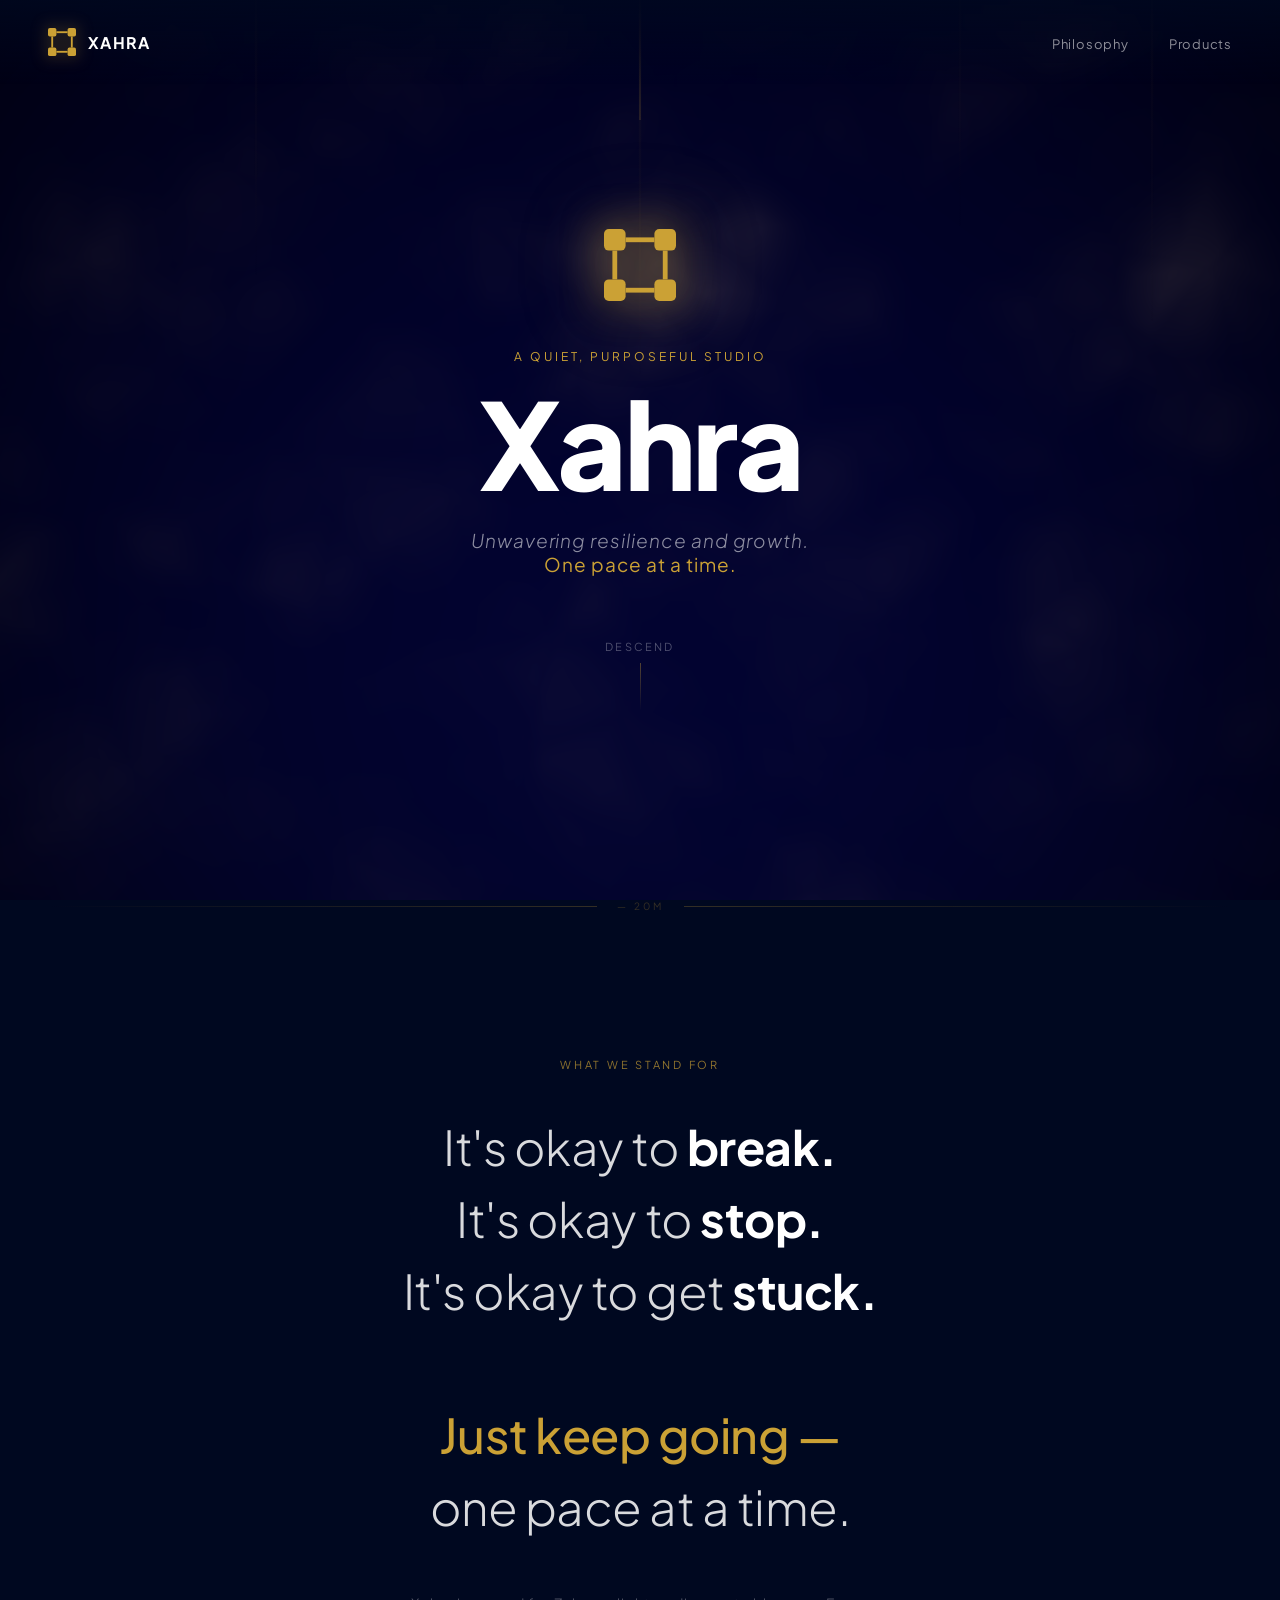
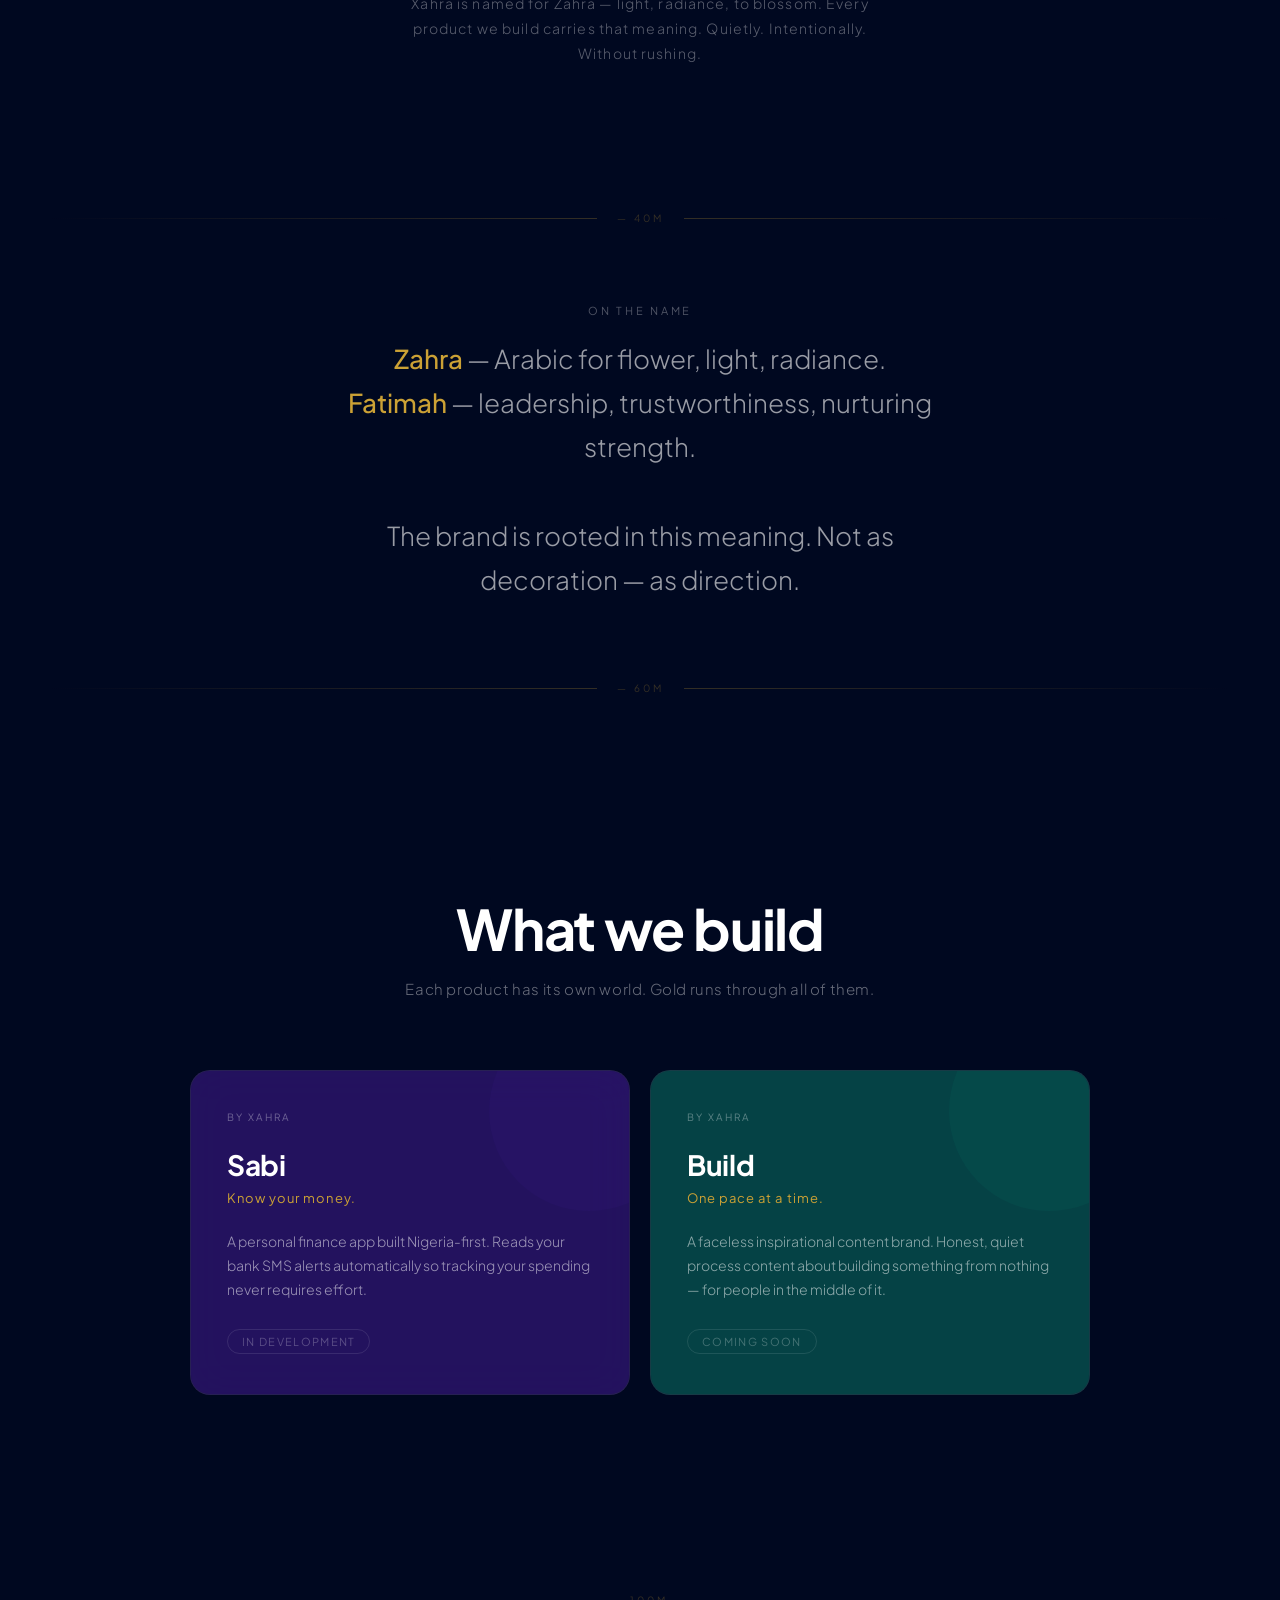
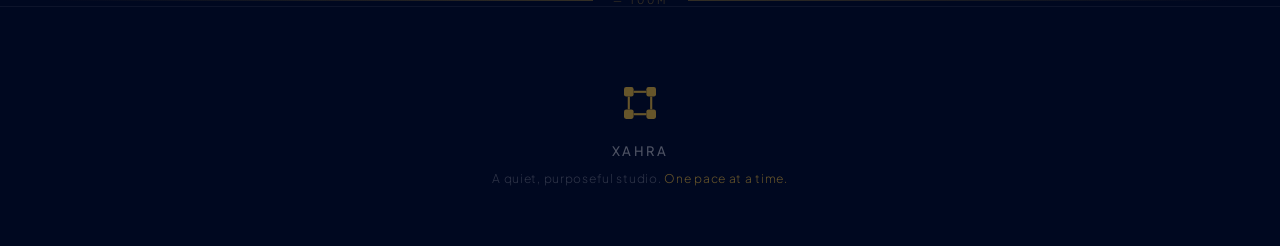
<file: xahra-portfolio.html>
<!DOCTYPE html>
<html lang="en">
<head>
<meta charset="UTF-8">
<meta name="viewport" content="width=device-width, initial-scale=1.0">
<title>Xahra — One Pace at a Time</title>
<link href="https://fonts.googleapis.com/css2?family=Plus+Jakarta+Sans:ital,wght@0,300;0,400;0,500;0,700;0,800;1,300&display=swap" rel="stylesheet">
<style>
:root {
  --navy: #010066;
  --gold: #CBA135;
  --gold-dim: rgba(203,161,53,0.4);
  --gold-glow: rgba(203,161,53,0.15);
  --purple: #3D1A8C;
  --teal: #0D7A6B;
  --white: #FFFFFF;
  --water-deep: #000820;
  --water-mid: #010840;
}

*, *::before, *::after { margin: 0; padding: 0; box-sizing: border-box; }

html { scroll-behavior: smooth; }

body {
  background: var(--water-deep);
  font-family: 'Plus Jakarta Sans', sans-serif;
  color: var(--white);
  overflow-x: hidden;
}

/* ── Canvases ── */
#caustic-canvas {
  position: fixed;
  inset: 0;
  width: 100%;
  height: 100%;
  z-index: 0;
  pointer-events: none;
}

#bubble-canvas {
  position: fixed;
  inset: 0;
  width: 100%;
  height: 100%;
  z-index: 1;
  pointer-events: none;
}

/* ── Content ── */
.site {
  position: relative;
  z-index: 2;
}

/* ── Nav ── */
nav {
  position: fixed;
  top: 0; left: 0; right: 0;
  z-index: 100;
  display: flex;
  align-items: center;
  justify-content: space-between;
  padding: 28px 48px;
  background: linear-gradient(to bottom, rgba(0,8,32,0.8) 0%, transparent 100%);
}

.nav-mark {
  display: flex;
  align-items: center;
  gap: 12px;
  text-decoration: none;
}

.nav-mark svg {
  width: 28px;
  height: 28px;
  color: var(--gold);
  filter: drop-shadow(0 0 8px rgba(203,161,53,0.5));
}

.nav-brand {
  font-size: 16px;
  font-weight: 700;
  color: var(--white);
  letter-spacing: 0.08em;
  text-transform: uppercase;
}

.nav-links {
  display: flex;
  gap: 40px;
  list-style: none;
}

.nav-links a {
  font-size: 13px;
  font-weight: 400;
  color: rgba(255,255,255,0.55);
  text-decoration: none;
  letter-spacing: 0.06em;
  transition: color 0.3s ease;
}

.nav-links a:hover { color: var(--gold); }

/* ── Hero ── */
.hero {
  min-height: 100vh;
  display: flex;
  flex-direction: column;
  align-items: center;
  justify-content: center;
  text-align: center;
  padding: 120px 40px 80px;
  position: relative;
}

.hero-depth-line {
  position: absolute;
  top: 0; left: 50%;
  transform: translateX(-50%);
  width: 1px;
  height: 120px;
  background: linear-gradient(to bottom, transparent, rgba(203,161,53,0.3));
}

.hero-node {
  width: 72px;
  height: 72px;
  margin-bottom: 48px;
  animation: breathe 4s ease-in-out infinite;
  filter: drop-shadow(0 0 20px rgba(203,161,53,0.6)) drop-shadow(0 0 40px rgba(203,161,53,0.3));
  color: var(--gold);
}

@keyframes breathe {
  0%, 100% { transform: scale(1); filter: drop-shadow(0 0 20px rgba(203,161,53,0.6)) drop-shadow(0 0 40px rgba(203,161,53,0.3)); }
  50% { transform: scale(1.04); filter: drop-shadow(0 0 30px rgba(203,161,53,0.8)) drop-shadow(0 0 60px rgba(203,161,53,0.4)); }
}

.hero-eyebrow {
  font-size: 12px;
  font-weight: 400;
  letter-spacing: 0.25em;
  text-transform: uppercase;
  color: var(--gold);
  margin-bottom: 24px;
  opacity: 0;
  animation: fadeUp 1s ease forwards 0.3s;
}

.hero-title {
  font-size: clamp(56px, 10vw, 120px);
  font-weight: 800;
  letter-spacing: -0.03em;
  line-height: 0.9;
  color: var(--white);
  margin-bottom: 32px;
  opacity: 0;
  animation: fadeUp 1s ease forwards 0.5s;
}

.hero-tagline {
  font-size: clamp(15px, 2vw, 19px);
  font-weight: 300;
  font-style: italic;
  color: rgba(255,255,255,0.55);
  letter-spacing: 0.05em;
  margin-bottom: 64px;
  opacity: 0;
  animation: fadeUp 1s ease forwards 0.7s;
}

.hero-tagline em {
  font-style: normal;
  color: var(--gold);
  font-weight: 400;
}

.scroll-cue {
  display: flex;
  flex-direction: column;
  align-items: center;
  gap: 10px;
  opacity: 0;
  animation: fadeUp 1s ease forwards 1.2s;
}

.scroll-cue span {
  font-size: 11px;
  letter-spacing: 0.2em;
  text-transform: uppercase;
  color: rgba(255,255,255,0.3);
}

.scroll-line {
  width: 1px;
  height: 48px;
  background: linear-gradient(to bottom, var(--gold-dim), transparent);
  animation: scrollPulse 2s ease-in-out infinite;
}

@keyframes scrollPulse {
  0%, 100% { opacity: 0.4; transform: scaleY(1); }
  50% { opacity: 1; transform: scaleY(1.15); }
}

@keyframes fadeUp {
  from { opacity: 0; transform: translateY(24px); }
  to { opacity: 1; transform: translateY(0); }
}

/* ── Depth Divider ── */
.depth-divider {
  display: flex;
  align-items: center;
  justify-content: center;
  padding: 0 48px;
  gap: 20px;
  opacity: 0.25;
}

.depth-divider::before,
.depth-divider::after {
  content: '';
  flex: 1;
  height: 1px;
  background: linear-gradient(to right, transparent, var(--gold));
}

.depth-divider::after {
  background: linear-gradient(to left, transparent, var(--gold));
}

.depth-label {
  font-size: 10px;
  letter-spacing: 0.3em;
  text-transform: uppercase;
  color: var(--gold);
  white-space: nowrap;
}

/* ── Philosophy Section ── */
.philosophy {
  min-height: 100vh;
  display: flex;
  align-items: center;
  justify-content: center;
  padding: 120px 48px;
  position: relative;
}

.philosophy-inner {
  max-width: 800px;
  text-align: center;
}

.philosophy-label {
  font-size: 11px;
  letter-spacing: 0.25em;
  text-transform: uppercase;
  color: var(--gold);
  margin-bottom: 40px;
  opacity: 0.7;
}

.philosophy-statement {
  font-size: clamp(28px, 4vw, 48px);
  font-weight: 300;
  line-height: 1.5;
  color: rgba(255,255,255,0.85);
  letter-spacing: -0.01em;
}

.philosophy-statement strong {
  font-weight: 700;
  color: var(--white);
}

.philosophy-statement .gold-word {
  color: var(--gold);
  font-weight: 500;
}

.philosophy-sub {
  margin-top: 48px;
  font-size: 14px;
  font-weight: 300;
  color: rgba(255,255,255,0.35);
  letter-spacing: 0.08em;
  line-height: 1.8;
  max-width: 480px;
  margin-left: auto;
  margin-right: auto;
}

/* ── Origin Section ── */
.origin {
  padding: 80px 48px;
  display: flex;
  align-items: center;
  justify-content: center;
}

.origin-inner {
  max-width: 600px;
  text-align: center;
}

.origin-name {
  font-size: 11px;
  letter-spacing: 0.25em;
  text-transform: uppercase;
  color: rgba(255,255,255,0.3);
  margin-bottom: 20px;
}

.origin-meaning {
  font-size: clamp(18px, 2.5vw, 26px);
  font-weight: 300;
  color: rgba(255,255,255,0.6);
  line-height: 1.7;
}

.origin-meaning .zahra {
  color: var(--gold);
  font-weight: 500;
}

/* ── Products Section ── */
.products {
  min-height: 100vh;
  padding: 120px 48px;
  display: flex;
  flex-direction: column;
  align-items: center;
  justify-content: center;
}

.products-header {
  text-align: center;
  margin-bottom: 72px;
}

.products-header h2 {
  font-size: clamp(32px, 5vw, 56px);
  font-weight: 700;
  letter-spacing: -0.02em;
  color: var(--white);
}

.products-header p {
  font-size: 15px;
  font-weight: 300;
  color: rgba(255,255,255,0.4);
  margin-top: 16px;
  letter-spacing: 0.04em;
}

.products-grid {
  display: grid;
  grid-template-columns: 1fr 1fr;
  gap: 20px;
  max-width: 900px;
  width: 100%;
}

.product-card {
  position: relative;
  border-radius: 20px;
  padding: 40px 36px;
  overflow: hidden;
  backdrop-filter: blur(20px);
  border: 1px solid rgba(255,255,255,0.08);
  transition: transform 0.4s ease, border-color 0.4s ease;
  cursor: default;
}

.product-card::before {
  content: '';
  position: absolute;
  inset: 0;
  background: inherit;
  z-index: -1;
}

.product-card:hover {
  transform: translateY(-6px);
  border-color: rgba(203,161,53,0.25);
}

.card-sabi {
  background: rgba(61,26,140,0.35);
}

.card-sabi:hover {
  box-shadow: 0 20px 60px rgba(61,26,140,0.4), 0 0 40px rgba(203,161,53,0.08);
}

.card-build {
  background: rgba(13,122,107,0.3);
}

.card-build:hover {
  box-shadow: 0 20px 60px rgba(13,122,107,0.4), 0 0 40px rgba(203,161,53,0.08);
}

.card-glow {
  position: absolute;
  top: -60px; right: -60px;
  width: 200px;
  height: 200px;
  border-radius: 50%;
  opacity: 0.12;
  pointer-events: none;
}

.card-sabi .card-glow { background: var(--purple); }
.card-build .card-glow { background: var(--teal); }

.card-stamp {
  font-size: 10px;
  letter-spacing: 0.2em;
  text-transform: uppercase;
  color: rgba(255,255,255,0.35);
  margin-bottom: 24px;
}

.card-name {
  font-size: 28px;
  font-weight: 700;
  color: var(--white);
  margin-bottom: 8px;
  letter-spacing: -0.01em;
}

.card-line {
  font-size: 13px;
  color: var(--gold);
  font-weight: 400;
  letter-spacing: 0.08em;
  margin-bottom: 24px;
}

.card-desc {
  font-size: 14px;
  font-weight: 300;
  color: rgba(255,255,255,0.55);
  line-height: 1.7;
}

.card-status {
  display: inline-block;
  margin-top: 28px;
  font-size: 11px;
  letter-spacing: 0.12em;
  text-transform: uppercase;
  color: rgba(255,255,255,0.25);
  border: 1px solid rgba(255,255,255,0.1);
  border-radius: 20px;
  padding: 5px 14px;
}

/* ── Footer ── */
footer {
  padding: 80px 48px 60px;
  text-align: center;
  border-top: 1px solid rgba(255,255,255,0.05);
  position: relative;
}

.footer-node {
  width: 32px;
  height: 32px;
  color: var(--gold);
  opacity: 0.5;
  margin: 0 auto 24px;
  display: block;
}

.footer-name {
  font-size: 13px;
  font-weight: 500;
  letter-spacing: 0.2em;
  text-transform: uppercase;
  color: rgba(255,255,255,0.3);
  margin-bottom: 12px;
}

.footer-tag {
  font-size: 12px;
  font-weight: 300;
  color: rgba(255,255,255,0.18);
  letter-spacing: 0.06em;
}

.footer-tag em {
  font-style: normal;
  color: var(--gold);
  opacity: 0.5;
}

/* ── Light rays ── */
.light-rays {
  position: fixed;
  top: 0; left: 0;
  width: 100%; height: 60vh;
  pointer-events: none;
  z-index: 1;
  background: 
    radial-gradient(ellipse 2px 300px at 20% 0%, rgba(203,161,53,0.04) 0%, transparent 100%),
    radial-gradient(ellipse 2px 400px at 50% 0%, rgba(203,161,53,0.06) 0%, transparent 100%),
    radial-gradient(ellipse 2px 250px at 75% 0%, rgba(203,161,53,0.03) 0%, transparent 100%),
    radial-gradient(ellipse 2px 350px at 90% 0%, rgba(203,161,53,0.04) 0%, transparent 100%);
  animation: rayDrift 12s ease-in-out infinite alternate;
}

@keyframes rayDrift {
  from { transform: skewX(-1deg); opacity: 0.6; }
  to { transform: skewX(1deg); opacity: 1; }
}

/* ── Responsive ── */
@media (max-width: 680px) {
  nav { padding: 20px 24px; }
  .nav-links { display: none; }
  .hero { padding: 100px 24px 60px; }
  .philosophy { padding: 80px 24px; }
  .products { padding: 80px 24px; }
  .products-grid { grid-template-columns: 1fr; }
  footer { padding: 60px 24px; }
  .depth-divider { padding: 0 24px; }
}
</style>
</head>
<body>

<!-- Light rays overlay -->
<div class="light-rays"></div>

<!-- WebGL caustic background -->
<canvas id="caustic-canvas"></canvas>

<!-- Bubble canvas -->
<canvas id="bubble-canvas"></canvas>

<!-- Site content -->
<div class="site">

  <!-- Nav -->
  <nav>
    <a href="#" class="nav-mark">
      <svg viewBox="0 0 60 60" fill="none" xmlns="http://www.w3.org/2000/svg">
        <rect x="0" y="0" width="18" height="18" rx="4" fill="currentColor"/>
        <rect x="42" y="0" width="18" height="18" rx="4" fill="currentColor"/>
        <rect x="0" y="42" width="18" height="18" rx="4" fill="currentColor"/>
        <rect x="42" y="42" width="18" height="18" rx="4" fill="currentColor"/>
        <rect x="18" y="7" width="24" height="4" fill="currentColor"/>
        <rect x="18" y="49" width="24" height="4" fill="currentColor"/>
        <rect x="7" y="18" width="4" height="24" fill="currentColor"/>
        <rect x="49" y="18" width="4" height="24" fill="currentColor"/>
      </svg>
      <span class="nav-brand">Xahra</span>
    </a>
    <ul class="nav-links">
      <li><a href="#philosophy">Philosophy</a></li>
      <li><a href="#products">Products</a></li>
    </ul>
  </nav>

  <!-- Hero -->
  <section class="hero" id="home">
    <div class="hero-depth-line"></div>

    <svg class="hero-node" viewBox="0 0 60 60" fill="none" xmlns="http://www.w3.org/2000/svg">
      <rect x="0" y="0" width="18" height="18" rx="4" fill="currentColor"/>
      <rect x="42" y="0" width="18" height="18" rx="4" fill="currentColor"/>
      <rect x="0" y="42" width="18" height="18" rx="4" fill="currentColor"/>
      <rect x="42" y="42" width="18" height="18" rx="4" fill="currentColor"/>
      <rect x="18" y="7" width="24" height="4" fill="currentColor"/>
      <rect x="18" y="49" width="24" height="4" fill="currentColor"/>
      <rect x="7" y="18" width="4" height="24" fill="currentColor"/>
      <rect x="49" y="18" width="4" height="24" fill="currentColor"/>
    </svg>

    <p class="hero-eyebrow">A quiet, purposeful studio</p>
    <h1 class="hero-title">Xahra</h1>
    <p class="hero-tagline">Unwavering resilience and growth.<br><em>One pace at a time.</em></p>

    <div class="scroll-cue">
      <span>Descend</span>
      <div class="scroll-line"></div>
    </div>
  </section>

  <!-- Depth divider -->
  <div class="depth-divider">
    <span class="depth-label">— 20m</span>
  </div>

  <!-- Philosophy -->
  <section class="philosophy" id="philosophy">
    <div class="philosophy-inner">
      <p class="philosophy-label">What we stand for</p>
      <p class="philosophy-statement">
        It's okay to <strong>break.</strong><br>
        It's okay to <strong>stop.</strong><br>
        It's okay to get <strong>stuck.</strong><br><br>
        <span class="gold-word">Just keep going —</span><br>
        one pace at a time.
      </p>
      <p class="philosophy-sub">
        Xahra is named for Zahra — light, radiance, to blossom. 
        Every product we build carries that meaning. 
        Quietly. Intentionally. Without rushing.
      </p>
    </div>
  </section>

  <!-- Origin -->
  <div class="depth-divider">
    <span class="depth-label">— 40m</span>
  </div>

  <div class="origin">
    <div class="origin-inner">
      <p class="origin-name">On the name</p>
      <p class="origin-meaning">
        <span class="zahra">Zahra</span> — Arabic for flower, light, radiance.<br>
        <span class="zahra">Fatimah</span> — leadership, trustworthiness, nurturing strength.<br><br>
        The brand is rooted in this meaning. Not as decoration — as direction.
      </p>
    </div>
  </div>

  <!-- Depth divider -->
  <div class="depth-divider">
    <span class="depth-label">— 60m</span>
  </div>

  <!-- Products -->
  <section class="products" id="products">
    <div class="products-header">
      <h2>What we build</h2>
      <p>Each product has its own world. Gold runs through all of them.</p>
    </div>

    <div class="products-grid">

      <div class="product-card card-sabi">
        <div class="card-glow"></div>
        <p class="card-stamp">by Xahra</p>
        <h3 class="card-name">Sabi</h3>
        <p class="card-line">Know your money.</p>
        <p class="card-desc">
          A personal finance app built Nigeria-first. Reads your bank SMS alerts automatically so tracking your spending never requires effort.
        </p>
        <span class="card-status">In development</span>
      </div>

      <div class="product-card card-build">
        <div class="card-glow"></div>
        <p class="card-stamp">by Xahra</p>
        <h3 class="card-name">Build</h3>
        <p class="card-line">One pace at a time.</p>
        <p class="card-desc">
          A faceless inspirational content brand. Honest, quiet process content about building something from nothing — for people in the middle of it.
        </p>
        <span class="card-status">Coming soon</span>
      </div>

    </div>
  </section>

  <!-- Depth divider -->
  <div class="depth-divider">
    <span class="depth-label">— 100m</span>
  </div>

  <!-- Footer -->
  <footer>
    <svg class="footer-node" viewBox="0 0 60 60" fill="none" xmlns="http://www.w3.org/2000/svg">
      <rect x="0" y="0" width="18" height="18" rx="4" fill="currentColor"/>
      <rect x="42" y="0" width="18" height="18" rx="4" fill="currentColor"/>
      <rect x="0" y="42" width="18" height="18" rx="4" fill="currentColor"/>
      <rect x="42" y="42" width="18" height="18" rx="4" fill="currentColor"/>
      <rect x="18" y="7" width="24" height="4" fill="currentColor"/>
      <rect x="18" y="49" width="24" height="4" fill="currentColor"/>
      <rect x="7" y="18" width="4" height="24" fill="currentColor"/>
      <rect x="49" y="18" width="4" height="24" fill="currentColor"/>
    </svg>
    <p class="footer-name">Xahra</p>
    <p class="footer-tag">A quiet, purposeful studio. <em>One pace at a time.</em></p>
  </footer>

</div>

<script>
// ── WebGL Caustic Light Shader ──────────────────────────────────────────

const canvas = document.getElementById('caustic-canvas');
const gl = canvas.getContext('webgl') || canvas.getContext('experimental-webgl');

const vsSource = `
  attribute vec2 aPos;
  void main() {
    gl_Position = vec4(aPos, 0.0, 1.0);
  }
`;

const fsSource = `
  precision mediump float;
  uniform float uTime;
  uniform vec2 uRes;

  vec2 hash2(vec2 p) {
    p = vec2(dot(p, vec2(127.1, 311.7)), dot(p, vec2(269.5, 183.3)));
    return -1.0 + 2.0 * fract(sin(p) * 43758.5453);
  }

  float voronoi(vec2 p, float t) {
    vec2 n = floor(p);
    vec2 f = fract(p);
    float d1 = 9.0;
    float d2 = 9.0;
    for(int x = -2; x <= 2; x++) {
      for(int y = -2; y <= 2; y++) {
        vec2 g = vec2(float(x), float(y));
        vec2 o = hash2(n + g);
        o = 0.5 + 0.5 * sin(t + 6.283 * o);
        vec2 r = g + o - f;
        float d = dot(r, r);
        if(d < d1) { d2 = d1; d1 = d; }
        else if(d < d2) { d2 = d; }
      }
    }
    return sqrt(d2) - sqrt(d1);
  }

  void main() {
    vec2 uv = gl_FragCoord.xy / uRes;
    float aspect = uRes.x / uRes.y;
    vec2 st = vec2(uv.x * aspect, uv.y);

    // Deep water base color
    vec3 deep = vec3(0.002, 0.004, 0.13);
    vec3 mid  = vec3(0.004, 0.008, 0.2);

    // Multi-scale caustics
    float c1 = voronoi(st * 2.8, uTime * 0.35);
    float c2 = voronoi(st * 5.5 + vec2(1.7, 2.3), uTime * 0.5);
    float c3 = voronoi(st * 10.0 + vec2(3.1, 1.4), uTime * 0.25);

    float caustic = c1 * 0.55 + c2 * 0.3 + c3 * 0.15;
    caustic = pow(max(caustic, 0.0), 2.2);

    // Gold caustic color
    vec3 goldLight = vec3(0.796, 0.631, 0.208);
    vec3 whiteGlow = vec3(1.0, 0.97, 0.88);

    // Depth gradient — darker toward bottom
    vec3 color = mix(mid, deep, uv.y * 0.7);
    color += goldLight * caustic * 0.22;
    color += whiteGlow * caustic * caustic * 0.12;

    // Gentle surface brightness at top
    float surface = (1.0 - uv.y) * (1.0 - uv.y) * 0.06;
    color += vec3(0.1, 0.15, 0.3) * surface;

    // Vignette
    vec2 vig = uv - 0.5;
    vig.x *= aspect;
    float v = 1.0 - dot(vig, vig) * 0.7;
    color *= clamp(v, 0.0, 1.0);

    gl_FragColor = vec4(color, 1.0);
  }
`;

function createShader(gl, type, src) {
  const s = gl.createShader(type);
  gl.shaderSource(s, src);
  gl.compileShader(s);
  return s;
}

function initGL() {
  if (!gl) return;

  const vs = createShader(gl, gl.VERTEX_SHADER, vsSource);
  const fs = createShader(gl, gl.FRAGMENT_SHADER, fsSource);
  const prog = gl.createProgram();
  gl.attachShader(prog, vs);
  gl.attachShader(prog, fs);
  gl.linkProgram(prog);
  gl.useProgram(prog);

  const quad = new Float32Array([-1,-1, 1,-1, -1,1, 1,1]);
  const buf = gl.createBuffer();
  gl.bindBuffer(gl.ARRAY_BUFFER, buf);
  gl.bufferData(gl.ARRAY_BUFFER, quad, gl.STATIC_DRAW);

  const aPos = gl.getAttribLocation(prog, 'aPos');
  gl.enableVertexAttribArray(aPos);
  gl.vertexAttribPointer(aPos, 2, gl.FLOAT, false, 0, 0);

  const uTime = gl.getUniformLocation(prog, 'uTime');
  const uRes  = gl.getUniformLocation(prog, 'uRes');

  function resize() {
    canvas.width  = window.innerWidth;
    canvas.height = window.innerHeight;
    gl.viewport(0, 0, canvas.width, canvas.height);
  }

  window.addEventListener('resize', resize);
  resize();

  let t = 0;
  function draw(ts) {
    t = ts * 0.001;
    gl.uniform1f(uTime, t);
    gl.uniform2f(uRes, canvas.width, canvas.height);
    gl.drawArrays(gl.TRIANGLE_STRIP, 0, 4);
    requestAnimationFrame(draw);
  }
  requestAnimationFrame(draw);
}

initGL();

// ── Bubble Particles ────────────────────────────────────────────────────

const bCanvas = document.getElementById('bubble-canvas');
const ctx = bCanvas.getContext('2d');

function resizeBubbleCanvas() {
  bCanvas.width  = window.innerWidth;
  bCanvas.height = window.innerHeight;
}
window.addEventListener('resize', resizeBubbleCanvas);
resizeBubbleCanvas();

const BUBBLE_COUNT = 28;
const bubbles = [];

for (let i = 0; i < BUBBLE_COUNT; i++) {
  bubbles.push({
    x: Math.random() * window.innerWidth,
    y: Math.random() * window.innerHeight + window.innerHeight,
    r: Math.random() * 3.5 + 1,
    speed: Math.random() * 0.4 + 0.15,
    wobble: Math.random() * Math.PI * 2,
    wobbleSpeed: Math.random() * 0.02 + 0.01,
    opacity: Math.random() * 0.12 + 0.04,
  });
}

function drawBubbles() {
  ctx.clearRect(0, 0, bCanvas.width, bCanvas.height);

  bubbles.forEach(b => {
    b.y -= b.speed;
    b.wobble += b.wobbleSpeed;
    b.x += Math.sin(b.wobble) * 0.4;

    if (b.y < -20) {
      b.y = bCanvas.height + 20;
      b.x = Math.random() * bCanvas.width;
    }

    const fade = Math.min(1, (bCanvas.height - b.y) / 200);
    ctx.beginPath();
    ctx.arc(b.x, b.y, b.r, 0, Math.PI * 2);
    ctx.strokeStyle = `rgba(203, 161, 53, ${b.opacity * fade})`;
    ctx.lineWidth = 0.8;
    ctx.stroke();

    // Highlight
    ctx.beginPath();
    ctx.arc(b.x - b.r * 0.3, b.y - b.r * 0.3, b.r * 0.25, 0, Math.PI * 2);
    ctx.fillStyle = `rgba(255, 255, 255, ${b.opacity * fade * 0.5})`;
    ctx.fill();
  });

  requestAnimationFrame(drawBubbles);
}

drawBubbles();

// ── Scroll-triggered fade-ins ──────────────────────────────────────────

const observer = new IntersectionObserver((entries) => {
  entries.forEach(e => {
    if (e.isIntersecting) {
      e.target.style.opacity = '1';
      e.target.style.transform = 'translateY(0)';
    }
  });
}, { threshold: 0.15 });

document.querySelectorAll('.philosophy-inner, .products-header, .product-card, .origin-inner').forEach(el => {
  el.style.opacity = '0';
  el.style.transform = 'translateY(30px)';
  el.style.transition = 'opacity 0.9s ease, transform 0.9s ease';
  observer.observe(el);
});
</script>
</body>
</html>
</file>
